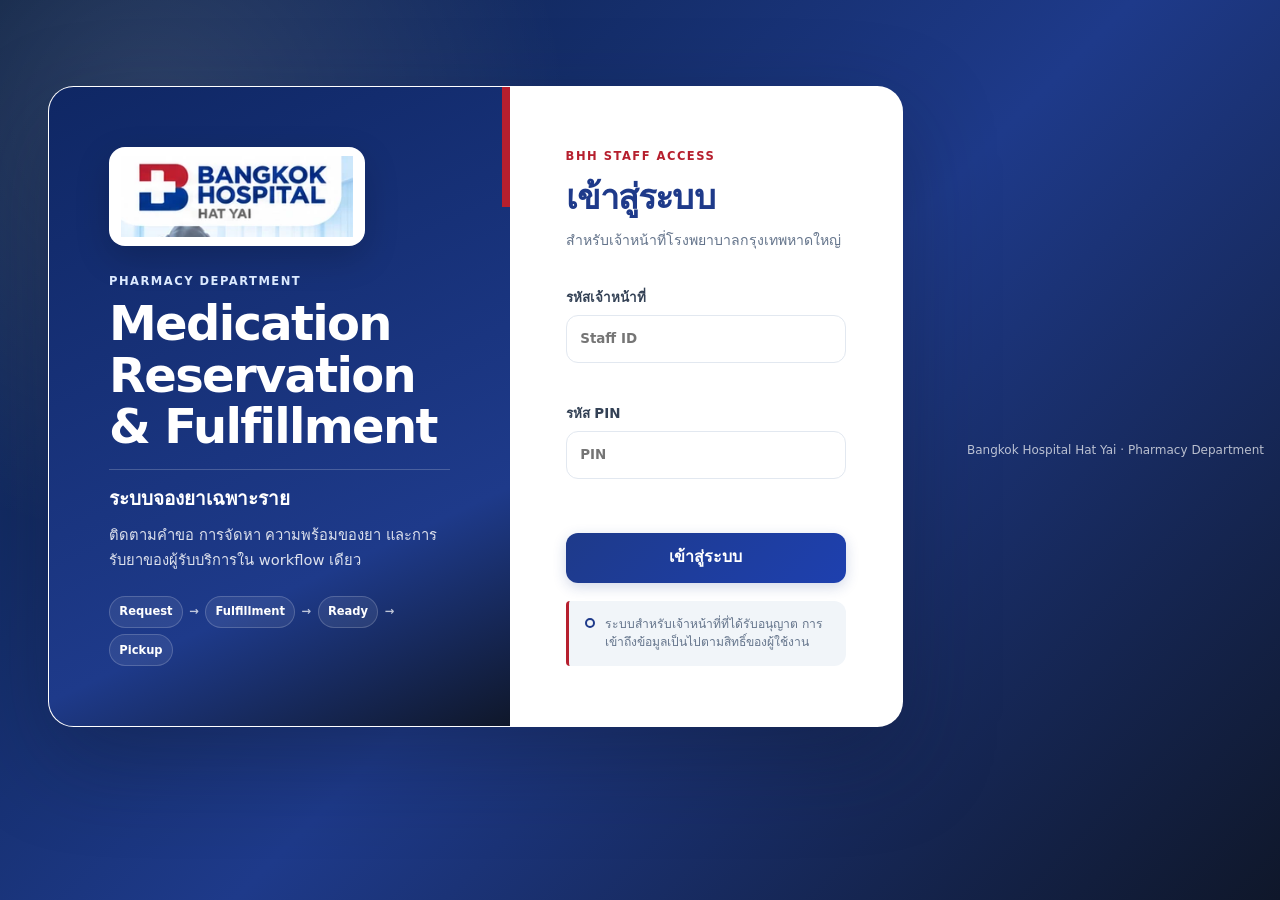
<file: index.html>
<!doctype html>
<html lang="th">
<head>
  <meta charset="utf-8">
  <meta name="viewport" content="width=device-width, initial-scale=1">
  <meta http-equiv="refresh" content="0; url=frontend/">
  <title>BHH Medication Reservation</title>
  <script>
    window.location.replace('frontend/');
  </script>
</head>
<body>
  <p>กำลังเปิด BHH Medication Reservation… <a href="frontend/">คลิกที่นี่หากหน้าเว็บไม่เปลี่ยนอัตโนมัติ</a></p>
</body>
</html>
</file>
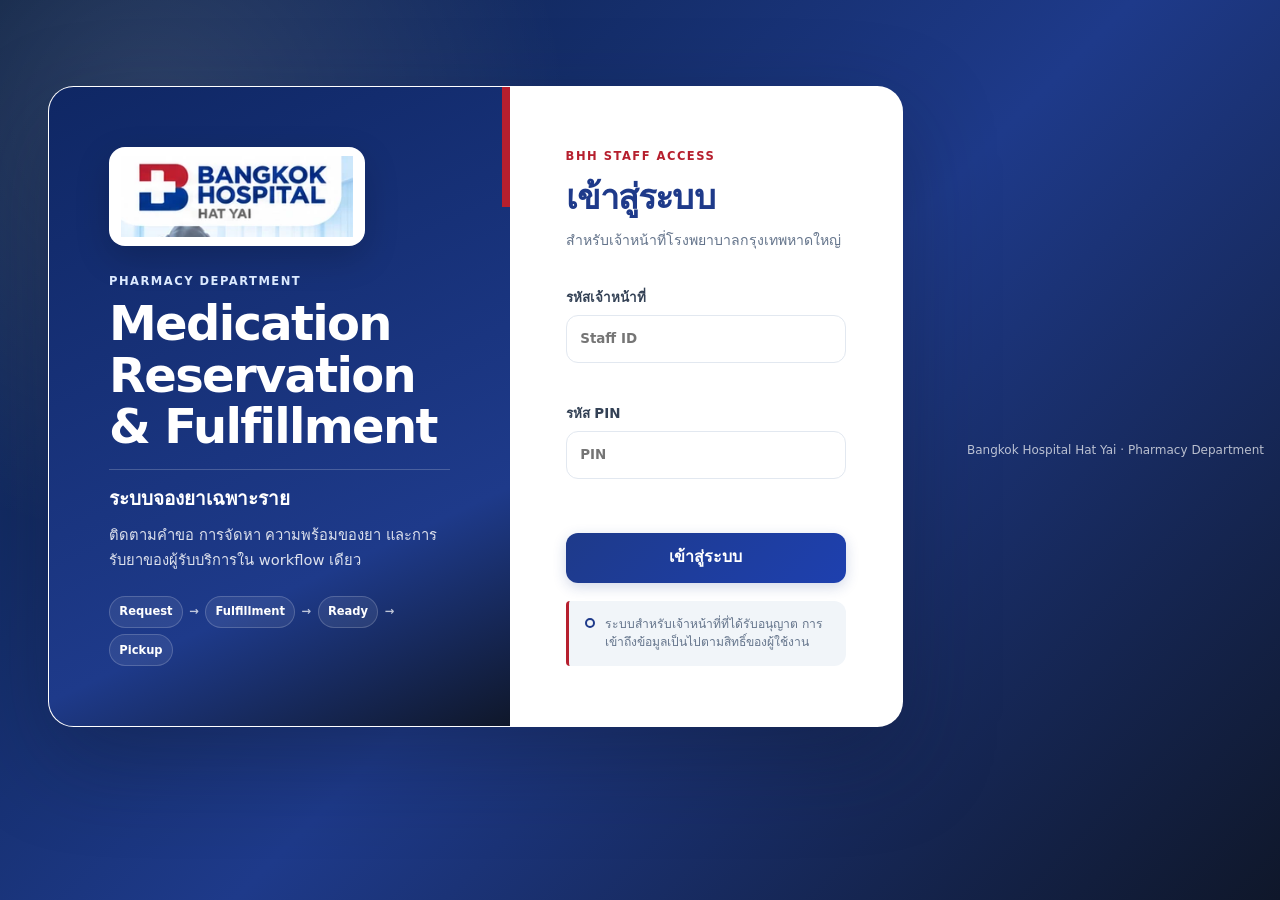
<file: frontend/index.html>
<!doctype html>
<html lang="th">
<head>
  <meta charset="utf-8">
  <meta name="viewport" content="width=device-width, initial-scale=1">
  <title>เข้าสู่ระบบ | BHH Medication Reservation</title>
  <link rel="stylesheet" href="css/main.css">
  <link rel="stylesheet" href="css/auth.css">
</head>
<body class="auth-page">
<a class="skip-link" href="#main-content">ข้ามไปเนื้อหาหลัก</a>
<main id="main-content" class="auth-layout" tabindex="-1">
  <div class="auth-shell">
    <section class="auth-brand-panel" aria-label="Bangkok Hospital Hat Yai Medication Reservation">
      <div class="auth-logo-card">
        <img class="auth-hospital-logo" src="assets/bhh-hatyai-logo.webp" alt="Bangkok Hospital Hat Yai">
      </div>
      <p class="auth-brand-kicker">PHARMACY DEPARTMENT</p>
      <h1>Medication Reservation <span>&amp; Fulfillment</span></h1>
      <p class="auth-thai-title">ระบบจองยาเฉพาะราย</p>
      <p class="auth-brand-copy">ติดตามคำขอ การจัดหา ความพร้อมของยา และการรับยาของผู้รับบริการใน workflow เดียว</p>
      <div class="auth-flow" aria-label="ขั้นตอนหลักของระบบ">
        <span>Request</span><b aria-hidden="true">→</b>
        <span>Fulfillment</span><b aria-hidden="true">→</b>
        <span>Ready</span><b aria-hidden="true">→</b>
        <span>Pickup</span>
      </div>
    </section>
    <section class="auth-panel" aria-labelledby="login-title">
      <p class="auth-panel-kicker">BHH STAFF ACCESS</p>
      <h2 id="login-title">เข้าสู่ระบบ</h2>
      <p class="subtitle">สำหรับเจ้าหน้าที่โรงพยาบาลกรุงเทพหาดใหญ่</p>
      <form id="login-form" novalidate>
        <div class="field"><label for="staff-id">รหัสเจ้าหน้าที่</label><input id="staff-id" name="staff-id" type="text" autocomplete="username" required aria-describedby="staff-id-error" placeholder="Staff ID"><span id="staff-id-error" data-field-error="staff-id" role="alert"></span></div>
        <div class="field"><label for="pin">รหัส PIN</label><input id="pin" name="pin" type="password" autocomplete="current-password" required aria-describedby="pin-error" placeholder="PIN"><span id="pin-error" data-field-error="pin" role="alert"></span></div>
        <button type="submit" class="auth-submit">เข้าสู่ระบบ</button>
      </form>
      <div class="auth-security-note"><span class="auth-lock" aria-hidden="true">●</span><span>ระบบสำหรับเจ้าหน้าที่ที่ได้รับอนุญาต การเข้าถึงข้อมูลเป็นไปตามสิทธิ์ของผู้ใช้งาน</span></div>
    </section>
  </div>
  <p id="page-loading" class="status-message auth-status" role="status" aria-live="polite" hidden></p>
  <p id="page-error" class="error-message auth-status" role="alert" aria-live="assertive"></p>
</main>
<footer class="auth-footer">Bangkok Hospital Hat Yai · Pharmacy Department</footer>
<div id="toast-region" role="status" aria-live="polite" hidden></div>
<script type="module" src="js/auth.js"></script>
</body>
</html>
</file>
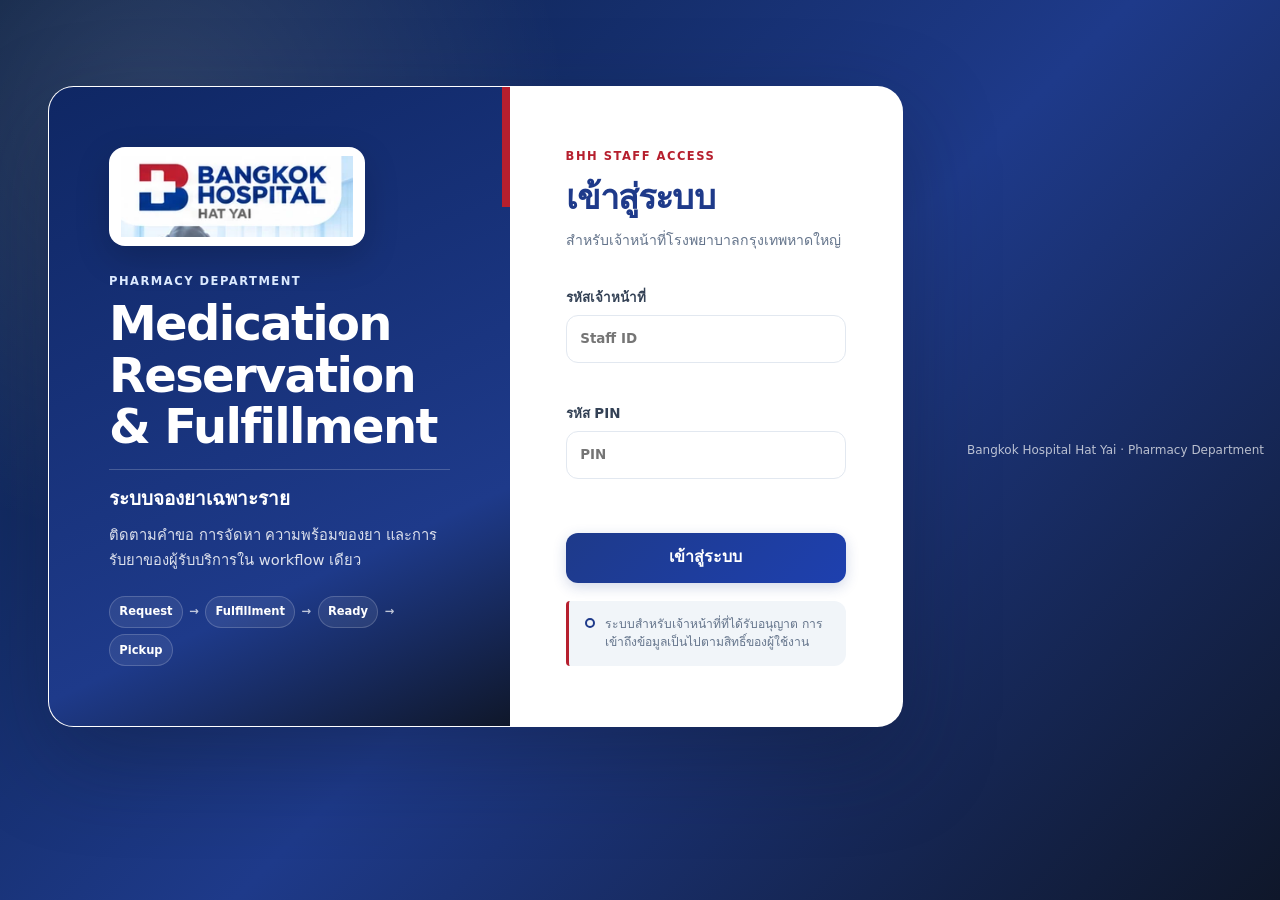
<file: frontend/admin-order-detail.html>
<!doctype html>
<html lang="th">
<head><meta charset="utf-8"><meta name="viewport" content="width=device-width, initial-scale=1"><title>จัดการคำขอ | BHH Medication Reservation</title><link rel="stylesheet" href="css/main.css"><link rel="stylesheet" href="css/order.css"><link rel="stylesheet" href="css/admin.css"></head>
<body data-requires-auth="true">
<a class="skip-link" href="#main-content">ข้ามไปเนื้อหาหลัก</a>
<header class="site-header"><div class="header-inner">
  <a class="brand" href="dashboard.html"><img class="brand-logo" src="assets/bhh-hatyai-logo.webp" alt="Bangkok Hospital Hat Yai"><span class="brand-fallback" hidden>BHH Medication Reservation</span><span>BHH Medication Reservation</span></a>
  <nav class="site-nav" aria-label="เมนูหลัก">
    <a href="dashboard.html">คิวงาน</a>
    <a href="new-order.html">สร้างคำขอ</a>
    <a aria-current="page" href="admin.html" data-admin-only>ศูนย์เภสัชกรรม</a>
    <button type="button" class="secondary" data-action="logout">ออกจากระบบ</button>
  </nav>
  <div class="identity" aria-label="ข้อมูลผู้ใช้"><span id="identity-name">—</span><span id="identity-staff-id">—</span><span id="identity-department">—</span><span id="identity-role">—</span></div>
</div></header>
<main id="main-content" tabindex="-1">
<section id="admin-order-detail" class="panel">
  <div class="page-hero"><div><p class="eyebrow">Pharmacy Fulfillment</p><h1 class="page-title">จัดการคำขอจองยา</h1><p class="page-subtitle">ตรวจสอบรายการที่ขอ บันทึกการจัดหา/รับยา และแจ้งพร้อมรับยา</p></div></div>
  <div id="admin-order-summary" aria-live="polite"></div>
  <section id="requested-items-section" class="section-card"><div class="section-head"><div><h2>รายการยาที่ขอ</h2><p>ข้อมูลจากคำขอของหน่วยงาน</p></div></div><ul id="requested-items-list" class="requested-items-list plain-list"></ul></section>
  <section id="cancellation-decision" class="section-card" aria-labelledby="cancellation-decision-heading" hidden><h2 id="cancellation-decision-heading">พิจารณาคำขอยกเลิก</h2><label for="cancellation-decision-reason">เหตุผลประกอบการตัดสินใจ</label><textarea id="cancellation-decision-reason" maxlength="1000"></textarea><div class="form-actions"><button id="approve-cancellation" type="button" class="danger">อนุมัติการยกเลิก</button><button id="reject-cancellation" class="secondary" type="button">ปฏิเสธและคืนสถานะเดิม</button></div><p id="cancellation-decision-result" role="status" aria-live="polite"></p></section>
  <section id="order-purchasing-section" class="section-card" aria-labelledby="purchasing-heading" hidden><div class="section-head"><div><h2 id="purchasing-heading">การจัดหา / สั่งซื้อ</h2><p>บันทึกเมื่อดำเนินการสั่งหรือจัดหายาแล้ว เพื่อให้ workflow แสดงว่ากำลังรอยา</p></div></div><button id="mark-order-purchased" type="button">บันทึกว่าดำเนินการจัดหาแล้ว</button><p id="purchased-result" role="status" aria-live="polite"></p></section>
  <section class="section-card"><div class="section-head"><div><h2>บันทึกการรับยา</h2><p>บันทึกจำนวน วันที่รับ และหมายเหตุของแต่ละรายการ</p></div></div><form id="received-items-form" class="workflow-form" novalidate><div id="received-items" class="received-items"></div><button type="submit">บันทึกการรับยา</button></form></section>
  <section class="section-card admin-email-section" aria-labelledby="email-heading"><div class="section-head"><div><h2 id="email-heading">แจ้งพร้อมรับยา</h2><p>ส่งได้เมื่อคำขอมีสถานะรับยาครบแล้ว</p></div></div><button id="send-order-email" type="button">ส่งอีเมลแจ้งพร้อมรับยา</button><p id="email-result" role="status" aria-live="polite"></p></section>
</section>
<p id="page-loading" class="status-message" role="status" aria-live="polite" hidden></p><p id="page-error" class="error-message" role="alert" aria-live="assertive"></p>
</main>
<footer class="site-footer">Bangkok Hospital Hat Yai · Medication Reservation & Fulfillment</footer><div id="toast-region" role="status" aria-live="polite" hidden></div><script type="module" src="js/auth.js"></script><script type="module" src="js/admin.js"></script>
</body></html>
</file>
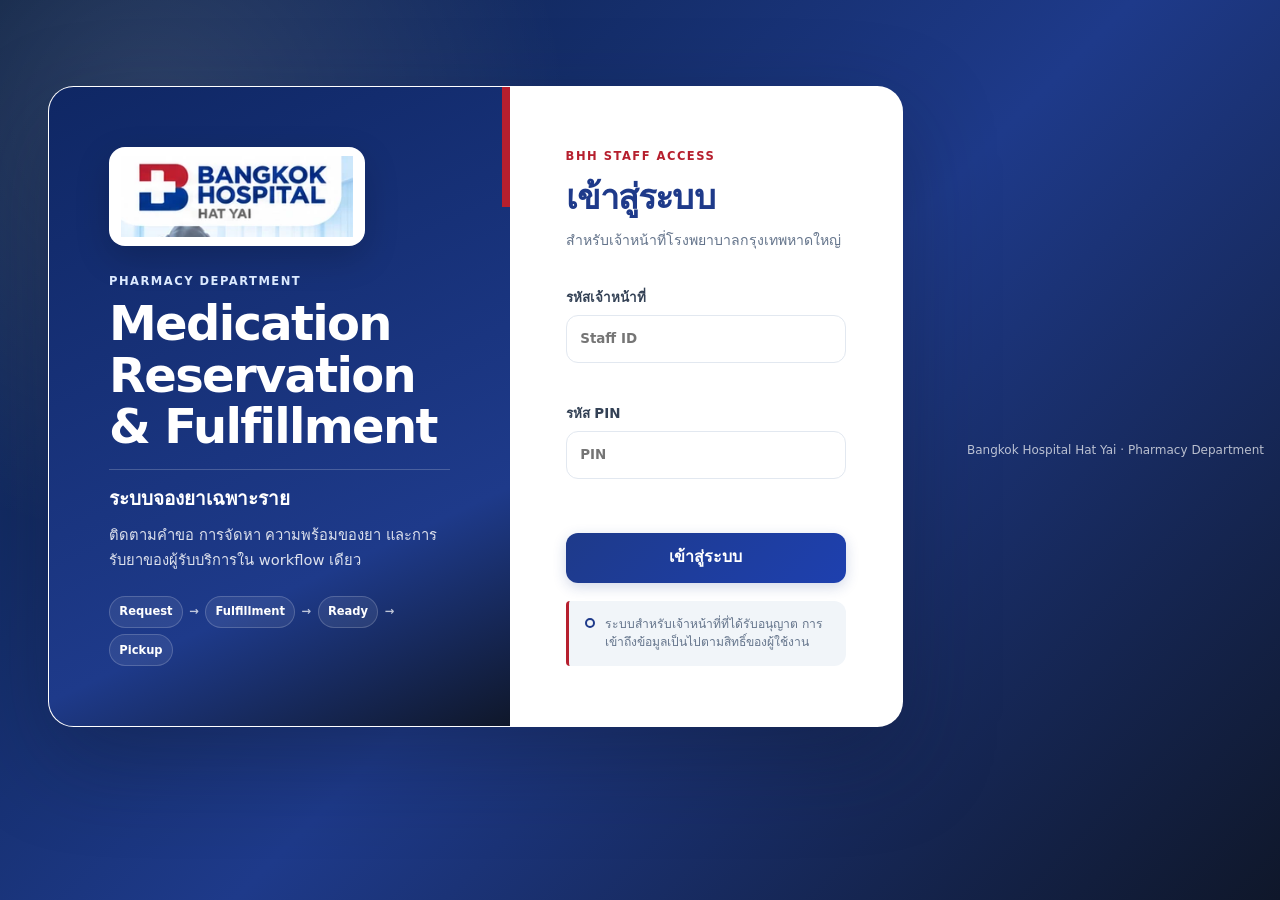
<file: frontend/admin.html>
<!doctype html>
<html lang="th">
<head><meta charset="utf-8"><meta name="viewport" content="width=device-width, initial-scale=1"><title>ศูนย์เภสัชกรรม | BHH Medication Reservation</title><link rel="stylesheet" href="css/main.css"><link rel="stylesheet" href="css/admin.css"></head>
<body data-requires-auth="true">
<a class="skip-link" href="#main-content">ข้ามไปเนื้อหาหลัก</a>
<header class="site-header"><div class="header-inner">
  <a class="brand" href="dashboard.html"><img class="brand-logo" src="assets/bhh-hatyai-logo.webp" alt="Bangkok Hospital Hat Yai"><span class="brand-fallback" hidden>BHH Medication Reservation</span><span>BHH Medication Reservation</span></a>
  <nav class="site-nav" aria-label="เมนูหลัก">
    <a href="dashboard.html">คิวงาน</a>
    <a href="new-order.html">สร้างคำขอ</a>
    <a aria-current="page" href="admin.html" data-admin-only>ศูนย์เภสัชกรรม</a>
    <button type="button" class="secondary" data-action="logout">ออกจากระบบ</button>
  </nav>
  <div class="identity" aria-label="ข้อมูลผู้ใช้"><span id="identity-name">—</span><span id="identity-staff-id">—</span><span id="identity-department">—</span><span id="identity-role">—</span></div>
</div></header>
<main id="main-content" tabindex="-1">
  <div class="page-hero"><div><p class="eyebrow">Pharmacy Operations</p><h1 class="page-title">ศูนย์ปฏิบัติการเภสัชกรรม</h1><p class="page-subtitle">ติดตามคำขอจากทุกหน่วยงาน บันทึกการจัดหา/รับยา และจัดการสิทธิ์ผู้ใช้งาน</p></div></div>
  <div class="admin-tabs" role="tablist">
    <button type="button" class="tab-button active" id="tab-orders" role="tab" aria-selected="true" aria-controls="admin-orders-panel">คิวงานทั้งหมด</button>
    <button type="button" class="tab-button" id="tab-users" role="tab" aria-selected="false" aria-controls="admin-users-panel">ผู้ใช้งานและสิทธิ์</button>
  </div>

  <section id="admin-orders-panel" role="tabpanel" aria-labelledby="tab-orders" class="panel">
    <div class="section-head"><div><h2>คำขอจากทุกหน่วยงาน</h2><p>เลือกคำขอเพื่อบันทึกการสั่ง/จัดหา การรับยา หรือพิจารณาคำขอยกเลิก</p></div></div>
    <label class="admin-filter" for="admin-department">กรองหน่วยงาน<input id="admin-department" name="department" autocomplete="off" placeholder="รหัสหน่วยงาน"></label>
    <div class="table-wrap"><table class="orders-table"><caption>คำขอที่ผ่านตัวกรอง</caption><thead><tr><th scope="col">เลขที่คำขอ</th><th scope="col">หน่วยงาน</th><th scope="col">สถานะ</th><th scope="col">วันที่ต้องการรับยา</th><th scope="col">รายการ</th></tr></thead><tbody id="admin-orders"></tbody></table></div>
  </section>

  <section id="admin-users-panel" role="tabpanel" aria-labelledby="tab-users" class="panel" hidden>
    <div class="panel-header"><div><h2 class="page-title">ผู้ใช้งานและสิทธิ์</h2><p class="page-subtitle">ใช้สำหรับดูแลบัญชีระบบ ไม่ใช่ workflow การจองยา</p></div><button type="button" id="btn-open-create-user">+ เพิ่มผู้ใช้งาน</button></div>
    <div class="filter-row"><label for="user-search">ค้นหาผู้ใช้<input id="user-search" type="search" placeholder="รหัส / ชื่อ / แผนก / อีเมล"></label></div>
    <div class="table-wrap"><table class="orders-table"><caption>รายชื่อผู้ใช้งานทั้งหมด</caption><thead><tr><th scope="col">รหัสพนักงาน</th><th scope="col">ชื่อ-นามสกุล</th><th scope="col">หน่วยงาน</th><th scope="col">อีเมล</th><th scope="col">สิทธิ์</th><th scope="col">สถานะ</th><th scope="col">จัดการ</th></tr></thead><tbody id="admin-users-tbody"></tbody></table></div>
  </section>

  <dialog id="modal-create-user" class="app-modal"><form id="form-create-user" class="modal-form"><h3>เพิ่มผู้ใช้งานใหม่</h3><label>รหัสพนักงาน<input name="staffId" required placeholder="เช่น 00123"></label><label>ชื่อ-นามสกุล<input name="fullName" required></label><label>แผนก/หน่วยงาน<input name="department" required></label><label>อีเมล<input name="email" type="email"></label><label>สิทธิ์การใช้งาน<select name="role"><option value="REQUESTER">REQUESTER (เจ้าหน้าที่ผู้ขอใช้ยา)</option><option value="PHARMACY_OPERATOR">PHARMACY_OPERATOR (เภสัชกร/เจ้าหน้าที่ปฏิบัติการ)</option><option value="PHARMACY_MANAGER">PHARMACY_MANAGER (ผู้จัดการงานเภสัชกรรม)</option><option value="SYSTEM_ADMIN">SYSTEM_ADMIN (ผู้ดูแลระบบ)</option><option value="REPORT_VIEWER">REPORT_VIEWER (ผู้ดูรายงาน)</option></select></label><label>PIN เริ่มต้น<input name="pin" type="password" required minlength="8"></label><p class="error-text" id="create-user-error"></p><div class="modal-actions"><button type="submit">เพิ่มผู้ใช้งาน</button><button type="button" id="btn-cancel-create-user" class="secondary">ยกเลิก</button></div></form></dialog>
  <dialog id="modal-reset-pin" class="app-modal"><form id="form-reset-pin" class="modal-form"><h3>รีเซ็ต PIN</h3><p>ผู้ใช้งาน: <strong id="reset-target-name">—</strong> (<span id="reset-target-id">—</span>)</p><input type="hidden" name="staffId" id="reset-target-staffid-input"><label>PIN ใหม่<input name="newPin" type="password" required minlength="8"></label><p class="error-text" id="reset-pin-error"></p><div class="modal-actions"><button type="submit">บันทึก PIN ใหม่</button><button type="button" id="btn-cancel-reset-pin" class="secondary">ยกเลิก</button></div></form></dialog>
  <p id="page-loading" class="status-message" role="status" aria-live="polite" hidden></p><p id="page-error" class="error-message" role="alert" aria-live="assertive"></p>
</main>
<footer class="site-footer">Bangkok Hospital Hat Yai · Medication Reservation & Fulfillment</footer><div id="toast-region" role="status" aria-live="polite" hidden></div><script type="module" src="js/auth.js"></script><script type="module" src="js/admin.js"></script>
</body></html>
</file>
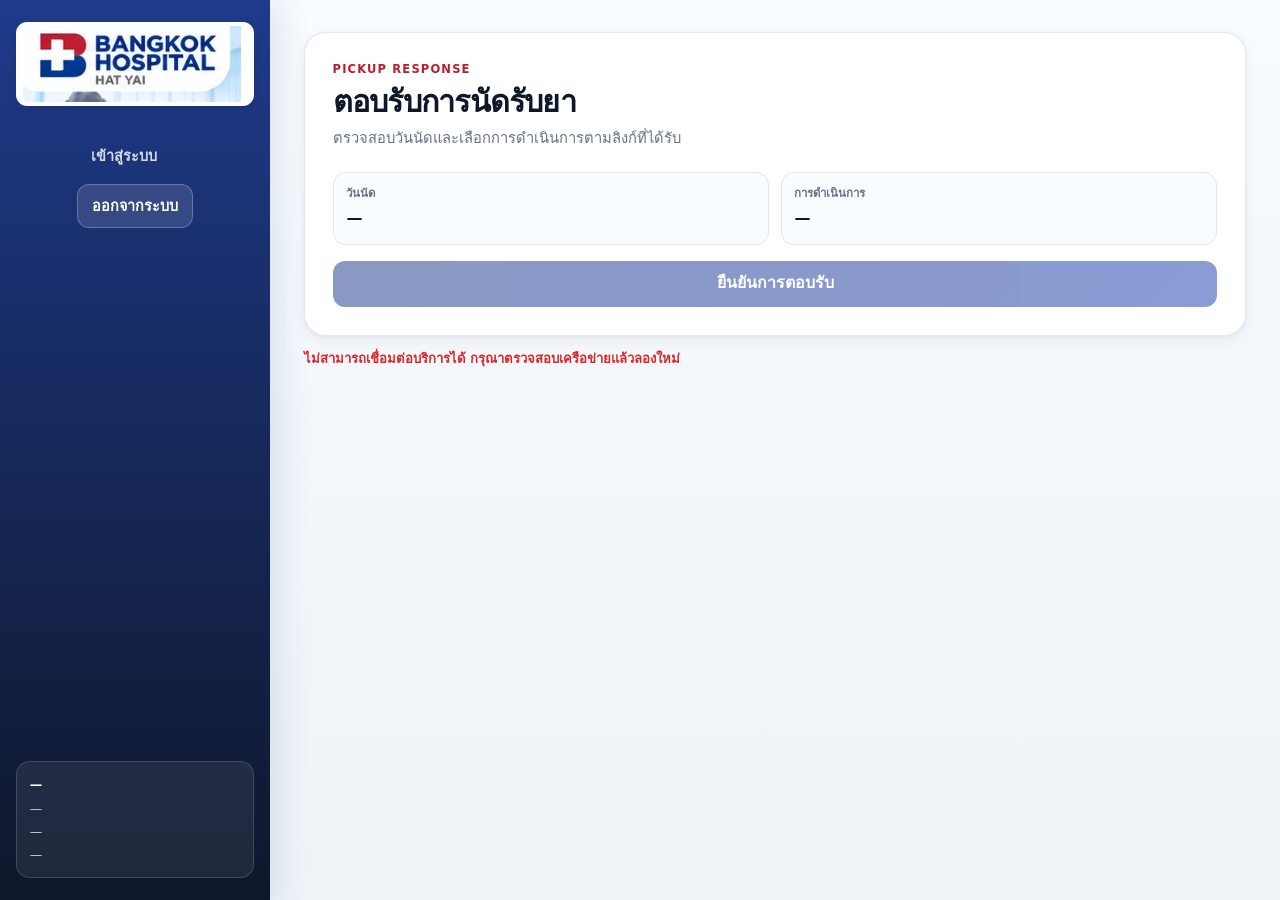
<file: frontend/appointment-action.html>
<!doctype html>
<html lang="th"><head><meta charset="utf-8"><meta name="viewport" content="width=device-width, initial-scale=1"><title>ตอบรับการนัด | BHH Medication Reservation</title><link rel="stylesheet" href="css/main.css"><link rel="stylesheet" href="css/admin.css"></head>
<body>
<a class="skip-link" href="#main-content">ข้ามไปเนื้อหาหลัก</a>
<header class="site-header"><div class="header-inner">
  <a class="brand" href="index.html"><img class="brand-logo" src="assets/bhh-hatyai-logo.webp" alt="Bangkok Hospital Hat Yai"><span class="brand-fallback" hidden>BHH Medication Reservation</span><span>BHH Medication Reservation</span></a>
  <nav class="site-nav" aria-label="เมนูหลัก"><a href="login.html">เข้าสู่ระบบ</a><button type="button" class="secondary" data-action="logout">ออกจากระบบ</button></nav>
  <div class="identity" aria-label="ข้อมูลผู้ใช้"><span id="identity-name">—</span><span id="identity-staff-id">—</span><span id="identity-department">—</span><span id="identity-role">—</span></div>
</div></header>
<main id="main-content" tabindex="-1">
  <section id="appointment-action" class="panel">
    <div class="page-hero"><div><p class="eyebrow">Pickup Response</p><h1 class="page-title">ตอบรับการนัดรับยา</h1><p class="page-subtitle">ตรวจสอบวันนัดและเลือกการดำเนินการตามลิงก์ที่ได้รับ</p></div></div>
    <dl class="appointment-preview"><div><dt>วันนัด</dt><dd id="appointment-date">—</dd></div><div><dt>การดำเนินการ</dt><dd id="appointment-mode">—</dd></div></dl>
    <form id="appointment-action-form" class="workflow-form" novalidate><div data-no-show-fields hidden><label for="no-show-reason">เหตุผลที่ไม่มาตามนัด<select id="no-show-reason" name="reasonCode" disabled></select></label><span data-field-error="reasonCode" role="alert"></span><label for="no-show-detail">รายละเอียดเพิ่มเติม<input id="no-show-detail" name="reasonDetail" maxlength="1000"></label><span data-field-error="reasonDetail" role="alert"></span></div><button type="submit">ยืนยันการตอบรับ</button></form>
  </section>
  <p id="page-loading" class="status-message" role="status" aria-live="polite" hidden></p><p id="page-error" class="error-message" role="alert" aria-live="assertive"></p>
</main>
<footer class="site-footer">Bangkok Hospital Hat Yai · Medication Reservation & Fulfillment</footer><div id="toast-region" role="status" aria-live="polite" hidden></div><script type="module" src="js/auth.js"></script><script type="module" src="js/appointment-action.js"></script>
</body></html>
</file>
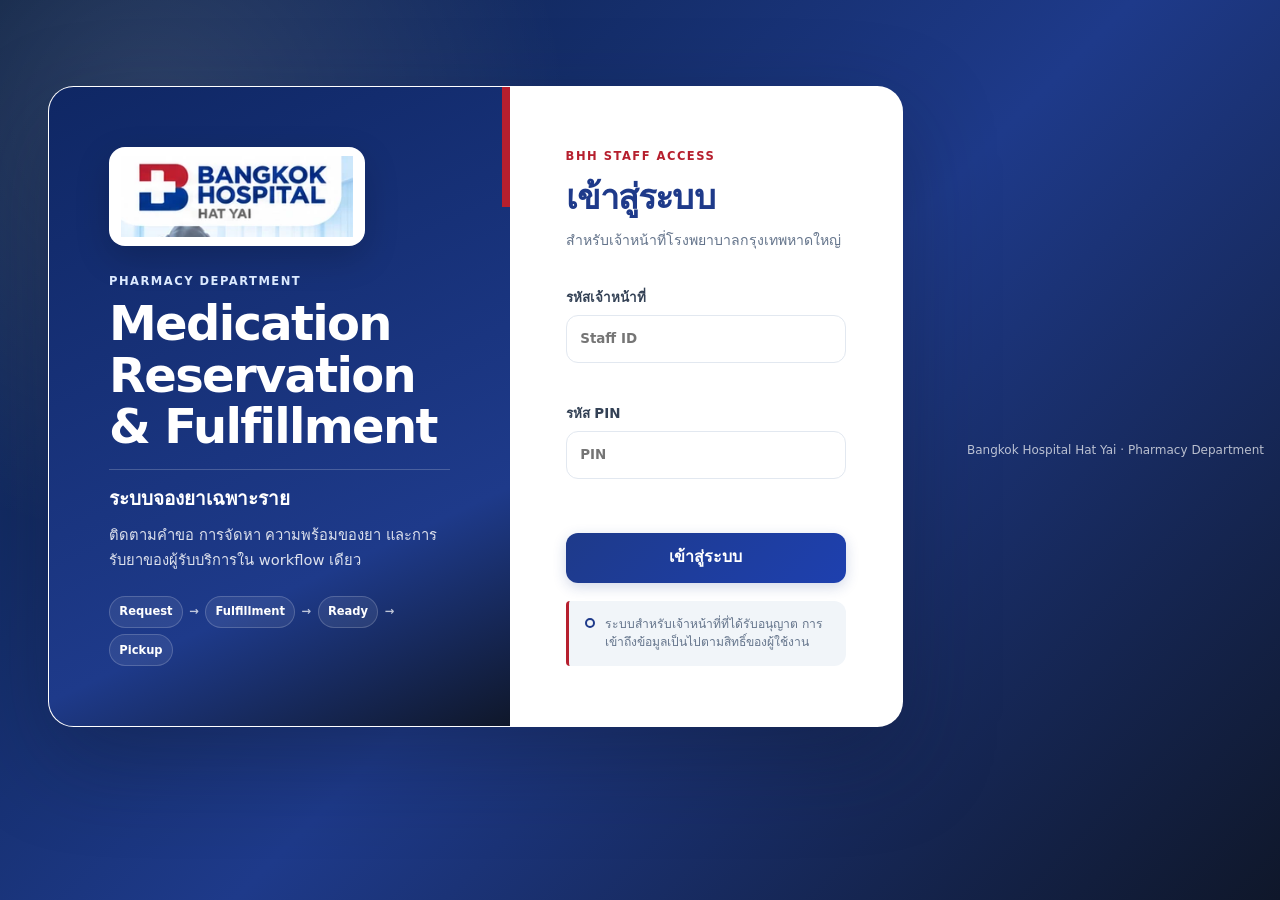
<file: frontend/dashboard.html>
<!doctype html>
<html lang="th">
<head><meta charset="utf-8"><meta name="viewport" content="width=device-width, initial-scale=1"><title>คิวงานจองยา | BHH Medication Reservation</title><link rel="stylesheet" href="css/main.css"><link rel="stylesheet" href="css/dashboard.css"></head>
<body data-requires-auth="true">
<a class="skip-link" href="#main-content">ข้ามไปเนื้อหาหลัก</a>
<header class="site-header"><div class="header-inner">
  <a class="brand" href="dashboard.html"><img class="brand-logo" src="assets/bhh-hatyai-logo.webp" alt="Bangkok Hospital Hat Yai"><span class="brand-fallback" hidden>BHH Medication Reservation</span><span>BHH Medication Reservation</span></a>
  <nav class="site-nav" aria-label="เมนูหลัก">
    <a aria-current="page" href="dashboard.html">คิวงาน</a>
    <a href="new-order.html" data-v2-pending>สร้างคำขอ</a>
    <a href="admin.html" data-admin-only>ศูนย์เภสัชกรรม</a>
    <button type="button" class="secondary" data-action="logout">ออกจากระบบ</button>
  </nav>
  <div class="identity" aria-label="ข้อมูลผู้ใช้"><span id="identity-name">—</span><span id="identity-staff-id">—</span><span id="identity-department">—</span><span id="identity-role">—</span></div>
</div></header>
<main id="main-content" tabindex="-1">
  <section id="staff-dashboard" class="panel">
    <div class="page-hero">
      <div><p class="eyebrow">Medication Reservation & Fulfillment</p><h1 class="page-title">คิวงานจองยาเฉพาะราย</h1><p class="page-subtitle">ติดตามคำขอตั้งแต่รับคำขอ จัดหา/รอยา ยาพร้อม จนถึงการรับยา โดยแสดงสถานะเป็นภาษางานที่เข้าใจง่าย</p></div>
      <div class="page-hero-actions" data-v2-pending><a href="new-order.html"><button type="button" class="accent">+ สร้างคำขอใหม่</button></a></div>
    </div>

    <div id="dashboard-counts" class="dashboard-counts" aria-label="สรุปคิวงาน"></div>

    <div class="dashboard-controls">
      <label>ค้นหาเลขที่คำขอ<input id="dashboard-search" type="search" autocomplete="off" placeholder="พิมพ์เลขที่คำขอ"></label>
      <label>สถานะ<select id="dashboard-status"><option value="">ทุกสถานะ</option></select></label>
    </div>

    <div class="section-head"><div><h2>รายการล่าสุด</h2><p>เลือกเลขที่คำขอเพื่อดูรายละเอียด รายการยา และประวัติการเปลี่ยนแปลง</p></div></div>
    <div class="table-wrap"><table class="orders-table"><caption>คำขอจองยาล่าสุด</caption><thead><tr><th scope="col">เลขที่คำขอ</th><th scope="col">หอผู้ป่วย / คลินิก</th><th scope="col">สถานะ</th><th scope="col">วันที่ต้องการรับยา</th><th scope="col">ความสำคัญ</th><th scope="col">รายการ</th><th scope="col">สร้างเมื่อ</th></tr></thead><tbody id="dashboard-orders"></tbody></table></div>
    <nav class="pagination" aria-label="แบ่งหน้า"><button id="dashboard-previous" type="button" class="secondary">ก่อนหน้า</button><span id="dashboard-page" aria-live="polite">หน้า 1</span><button id="dashboard-next" type="button" class="secondary">ถัดไป</button></nav>
  </section>
  <p id="page-loading" class="status-message" role="status" aria-live="polite" hidden></p><p id="page-error" class="error-message" role="alert" aria-live="assertive"></p>
</main>
<footer class="site-footer">Bangkok Hospital Hat Yai · Medication Reservation & Fulfillment</footer><div id="toast-region" role="status" aria-live="polite" hidden></div><script type="module" src="js/auth.js"></script><script type="module" src="js/dashboard.js"></script>
</body></html>
</file>
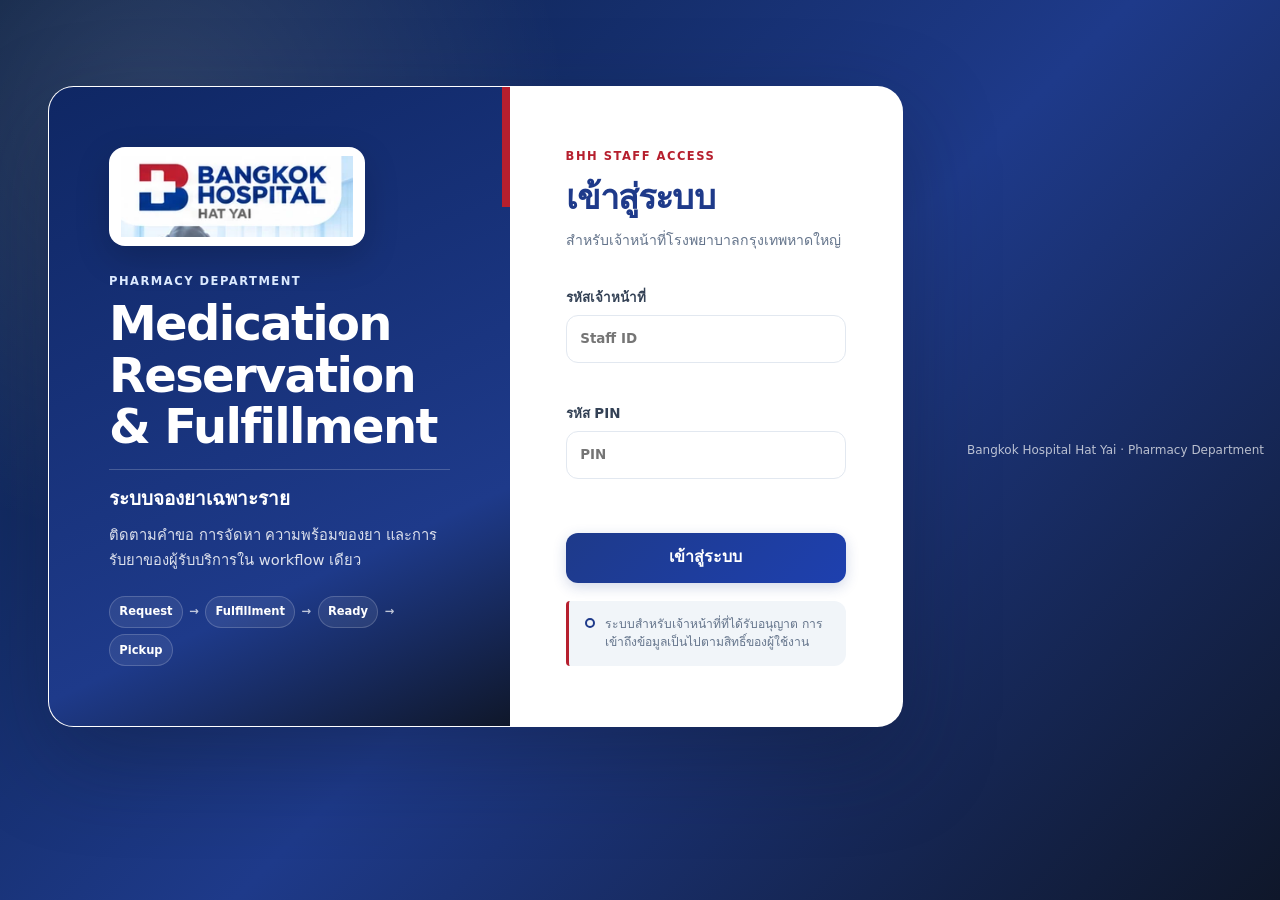
<file: frontend/edit-order.html>
<!doctype html><html lang="th"><head><meta charset="utf-8"><meta name="viewport" content="width=device-width, initial-scale=1"><title>แก้ไขคำขอ | BHH Medication Reservation</title><link rel="stylesheet" href="css/main.css"><link rel="stylesheet" href="css/forms.css"><link rel="stylesheet" href="css/order.css"></head><body data-requires-auth="true"><a class="skip-link" href="#main-content">ข้ามไปเนื้อหาหลัก</a>
<header class="site-header"><div class="header-inner"><a class="brand" href="dashboard.html"><img class="brand-logo" src="assets/bhh-hatyai-logo.webp" alt="Bangkok Hospital Hat Yai"><span class="brand-fallback" hidden>BHH Medication Reservation</span><span>BHH Medication Reservation</span></a><nav class="site-nav" aria-label="เมนูหลัก"><a href="dashboard.html">คิวงาน</a><a href="new-order.html">สร้างคำขอ</a><a href="admin.html" data-admin-only>ศูนย์เภสัชกรรม</a><button type="button" class="secondary" data-action="logout">ออกจากระบบ</button></nav><div class="identity" aria-label="ข้อมูลผู้ใช้"><span id="identity-name">—</span><span id="identity-staff-id">—</span><span id="identity-department">—</span><span id="identity-role">—</span></div></div></header><main id="main-content" tabindex="-1"><section class="panel"><div class="page-hero"><div><p class="eyebrow">Edit Reservation</p><h1 class="page-title">แก้ไขคำขอจองยา</h1><p class="page-subtitle">แก้ไขเฉพาะข้อมูลที่จำเป็น ระบบจะตรวจสอบ version ก่อนบันทึกเพื่อป้องกันการเขียนทับข้อมูลล่าสุด</p></div></div><aside id="version-conflict" class="conflict-message" role="alert" hidden><p></p><button type="button" class="secondary">โหลดข้อมูลล่าสุด</button></aside><form id="edit-order-form" class="workflow-form" novalidate><fieldset><legend>ข้อมูลคำขอ</legend><div class="form-grid"><label>HN<input name="HN" inputmode="numeric" autocomplete="off" required><span data-field-error="HN" role="alert"></span></label><label>ชื่อผู้รับบริการ<input name="PatientName" autocomplete="off" required><span data-field-error="PatientName" role="alert"></span></label><label>หอผู้ป่วย / คลินิก<input name="WardClinic" autocomplete="off"></label><label>โทรศัพท์ผู้ติดต่อ<input name="RequesterPhone" type="tel" autocomplete="tel"></label><label>วันที่ต้องการรับยา<input name="RequiredDate" type="date" required><span data-field-error="RequiredDate" role="alert"></span></label><label>ความสำคัญ<select name="Priority"></select><span data-field-error="Priority" role="alert"></span></label></div></fieldset><fieldset><legend>รายการยา</legend><div data-medication-items class="medication-items"></div><button type="button" class="secondary" data-add-medication>+ เพิ่มรายการยา</button><span data-field-error="Items" role="alert"></span></fieldset><div class="form-actions"><button type="submit">บันทึกการแก้ไข</button><a href="dashboard.html">กลับคิวงาน</a></div></form></section><p id="page-loading" class="status-message" role="status" aria-live="polite" hidden></p><p id="page-error" class="error-message" role="alert" aria-live="assertive"></p></main><footer class="site-footer">Bangkok Hospital Hat Yai · Medication Reservation & Fulfillment</footer><div id="toast-region" role="status" aria-live="polite" hidden></div><script type="module" src="js/auth.js"></script><script type="module" src="js/edit-order.js"></script></body></html>
</file>
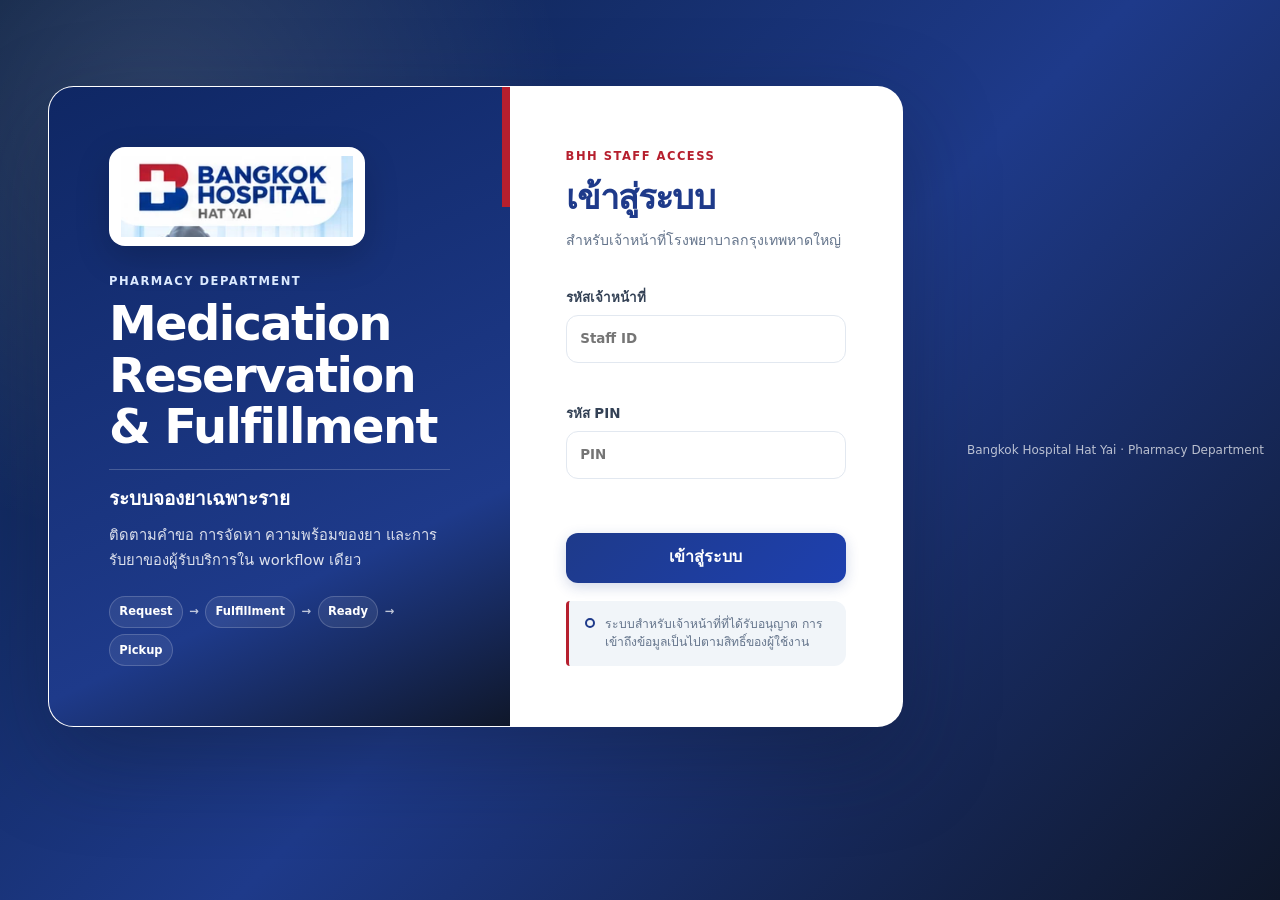
<file: frontend/new-order.html>
<!doctype html>
<html lang="th">
<head><meta charset="utf-8"><meta name="viewport" content="width=device-width, initial-scale=1"><title>สร้างคำขอ | BHH Medication Reservation</title><link rel="stylesheet" href="css/main.css"><link rel="stylesheet" href="css/forms.css"></head>
<body data-requires-auth="true">
<a class="skip-link" href="#main-content">ข้ามไปเนื้อหาหลัก</a>
<header class="site-header"><div class="header-inner">
  <a class="brand" href="dashboard.html"><img class="brand-logo" src="assets/bhh-hatyai-logo.webp" alt="Bangkok Hospital Hat Yai"><span class="brand-fallback" hidden>BHH Medication Reservation</span><span>BHH Medication Reservation</span></a>
  <nav class="site-nav" aria-label="เมนูหลัก">
    <a href="dashboard.html">คิวงาน</a>
    <a aria-current="page" href="new-order.html">สร้างคำขอ</a>
    <a href="admin.html" data-admin-only>ศูนย์เภสัชกรรม</a>
    <button type="button" class="secondary" data-action="logout">ออกจากระบบ</button>
  </nav>
  <div class="identity" aria-label="ข้อมูลผู้ใช้"><span id="identity-name">—</span><span id="identity-staff-id">—</span><span id="identity-department">—</span><span id="identity-role">—</span></div>
</div></header>
<main id="main-content" tabindex="-1">
<section class="panel">
  <div class="page-hero"><div><p class="eyebrow">New Reservation Request</p><h1 class="page-title">สร้างคำขอจองยาเฉพาะราย</h1><p class="page-subtitle">กรอกข้อมูลผู้รับบริการ วันที่ต้องการรับยา และรายการยา ระบบจะผูกผู้ขอกับบัญชีที่เข้าสู่ระบบโดยอัตโนมัติ</p></div></div>
  <form id="order-form" class="workflow-form" novalidate>
    <fieldset><legend>1. ข้อมูลผู้รับบริการและผู้ติดต่อ</legend>
      <div class="form-grid">
        <label>HN<input name="HN" inputmode="numeric" autocomplete="off" required placeholder="07-XX-XXXXXX"><span class="field-help">รูปแบบ 07-XX-XXXXXX</span><span data-field-error="HN" role="alert"></span></label>
        <label>ชื่อผู้รับบริการ<input name="PatientName" autocomplete="off" required><span data-field-error="PatientName" role="alert"></span></label>
        <label>หอผู้ป่วย / คลินิก<input name="WardClinic" autocomplete="off" placeholder="เช่น OPD Oncology"></label>
        <label>โทรศัพท์ผู้ติดต่อ<input name="RequesterPhone" type="tel" autocomplete="tel"><span class="field-help">เบอร์ติดต่อของผู้ประสานงานสำหรับคำขอนี้</span></label>
      </div>
    </fieldset>
    <fieldset><legend>2. ความต้องการและกำหนดรับยา</legend>
      <div class="form-grid">
        <label>วันที่ต้องการรับยา<input name="RequiredDate" type="date" required><span class="field-help">วันที่ต้องการให้กระบวนการจัดหายาแล้วเสร็จ/พร้อมรับตาม workflow ปัจจุบัน</span><span data-field-error="RequiredDate" role="alert"></span></label>
        <label>ความสำคัญ<select name="Priority"></select><span data-field-error="Priority" role="alert"></span></label>
      </div>
    </fieldset>
    <fieldset><legend>3. รายการยา</legend>
      <p class="form-section-note">สามารถเพิ่มหลายรายการในคำขอเดียวกันได้ โปรดตรวจสอบชื่อยา ความแรง จำนวน และแพทย์ผู้สั่งใช้ก่อนส่ง</p>
      <div data-medication-items class="medication-items"></div>
      <button type="button" class="secondary" data-add-medication>+ เพิ่มรายการยา</button><span data-field-error="Items" role="alert"></span>
    </fieldset>
    <div class="form-actions"><button type="submit">ส่งคำขอจองยา</button><a href="dashboard.html">กลับคิวงาน</a></div>
  </form>
</section>
<p id="page-loading" class="status-message" role="status" aria-live="polite" hidden></p><p id="page-error" class="error-message" role="alert" aria-live="assertive"></p>
</main>
<footer class="site-footer">Bangkok Hospital Hat Yai · Medication Reservation & Fulfillment</footer><div id="toast-region" role="status" aria-live="polite" hidden></div><script type="module" src="js/auth.js"></script><script type="module" src="js/order-form.js"></script>
</body></html>
</file>
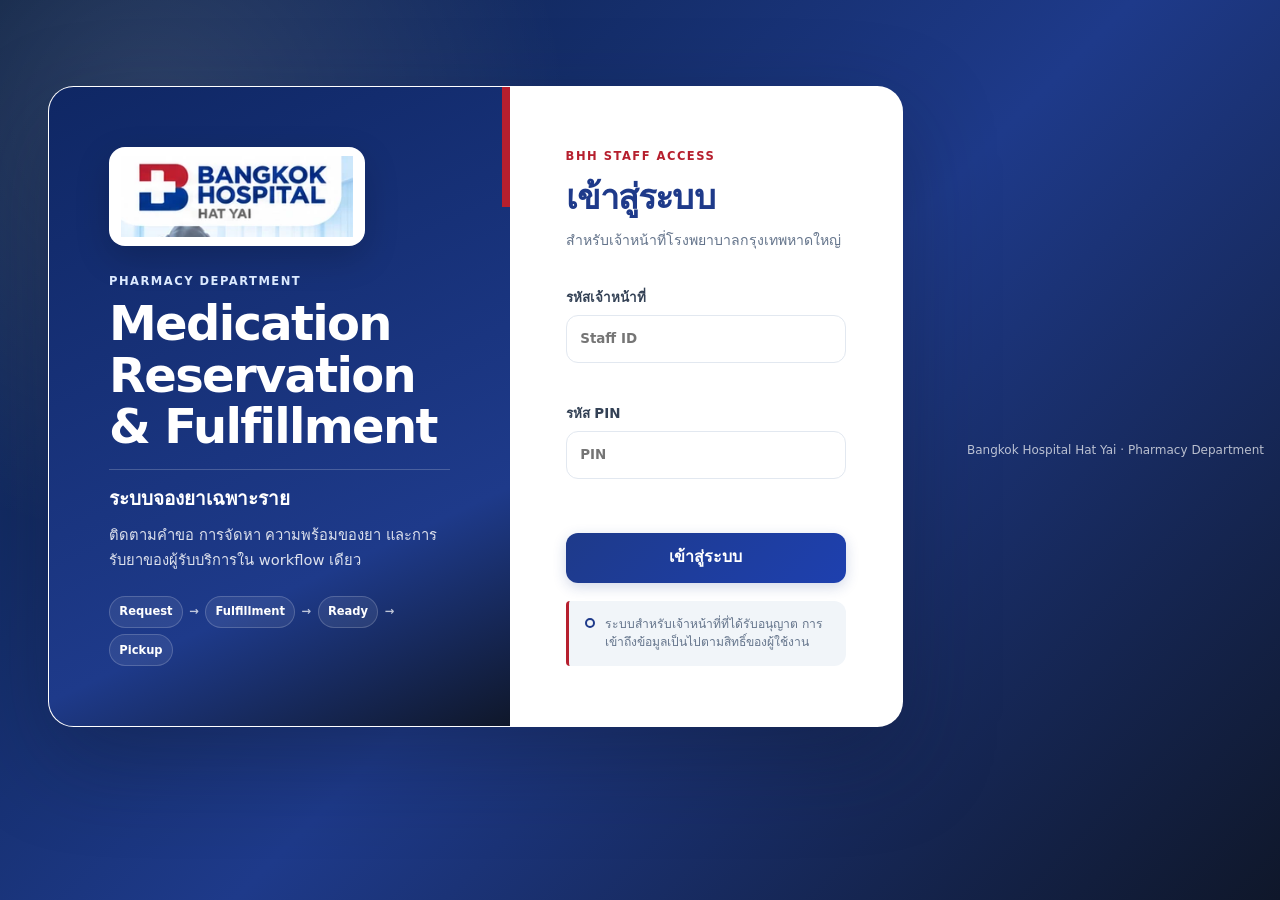
<file: frontend/order-detail.html>
<!doctype html>
<html lang="th">
<head><meta charset="utf-8"><meta name="viewport" content="width=device-width, initial-scale=1"><title>รายละเอียดคำขอ | BHH Medication Reservation</title><link rel="stylesheet" href="css/main.css"><link rel="stylesheet" href="css/forms.css"><link rel="stylesheet" href="css/order.css"></head>
<body data-requires-auth="true">
<a class="skip-link" href="#main-content">ข้ามไปเนื้อหาหลัก</a>
<header class="site-header"><div class="header-inner">
  <a class="brand" href="dashboard.html"><img class="brand-logo" src="assets/bhh-hatyai-logo.webp" alt="Bangkok Hospital Hat Yai"><span class="brand-fallback" hidden>BHH Medication Reservation</span><span>BHH Medication Reservation</span></a>
  <nav class="site-nav" aria-label="เมนูหลัก">
    <a href="dashboard.html">คิวงาน</a>
    <a href="new-order.html">สร้างคำขอ</a>
    <a href="admin.html" data-admin-only>ศูนย์เภสัชกรรม</a>
    <button type="button" class="secondary" data-action="logout">ออกจากระบบ</button>
  </nav>
  <div class="identity" aria-label="ข้อมูลผู้ใช้"><span id="identity-name">—</span><span id="identity-staff-id">—</span><span id="identity-department">—</span><span id="identity-role">—</span></div>
</div></header>
<main id="main-content" tabindex="-1">
<section id="order-detail" class="panel">
  <div class="page-hero"><div><p class="eyebrow">Reservation Case</p><h1 class="page-title">รายละเอียดคำขอจองยา</h1><p class="page-subtitle">ติดตามสถานะหลัก รายการยา และประวัติการเปลี่ยนแปลงของคำขอนี้</p></div><div class="page-hero-actions"><a id="edit-order-link" href="edit-order.html"><button type="button" class="secondary">แก้ไขคำขอ</button></a></div></div>
  <div id="order-summary" aria-live="polite"></div>
  <div id="order-workflow" class="workflow-strip" aria-label="ขั้นตอนการดำเนินการ"></div>
  <details id="order-items-panel" class="order-detail-section" open><summary>รายการยา</summary><ul id="order-items" class="plain-list"></ul></details>
  <details id="order-log-panel" class="order-detail-section"><summary>ประวัติการเปลี่ยนแปลง</summary><ul id="order-change-log" class="plain-list"></ul></details>
  <details class="order-detail-section"><summary>ขอยกเลิกคำขอ</summary><form id="cancel-order-form" class="workflow-form" novalidate>
    <label for="cancel-reason">เหตุผลการยกเลิก<select id="cancel-reason" name="ReasonCode" required><option value="">เลือกเหตุผล</option><option value="PATIENT_CANCELLED">ผู้ป่วยยกเลิก</option><option value="TREATMENT_CHANGED">เปลี่ยนแผนการรักษา</option><option value="MEDICATION_CHANGED">เปลี่ยนยา</option><option value="TRANSFERRED">ย้ายสถานพยาบาล</option><option value="DUPLICATE_ORDER">คำขอซ้ำ</option><option value="DECEASED">เสียชีวิต</option><option value="OTHER">อื่น ๆ</option></select><span data-field-error="ReasonCode" role="alert"></span></label>
    <label for="cancel-reason-detail">รายละเอียดเพิ่มเติม<textarea id="cancel-reason-detail" name="ReasonDetail" maxlength="1000"></textarea><span data-field-error="ReasonDetail" role="alert"></span></label>
    <button type="submit" class="danger">ส่งคำขอยกเลิก</button>
  </form></details>
</section>
<p id="page-loading" class="status-message" role="status" aria-live="polite" hidden></p><p id="page-error" class="error-message" role="alert" aria-live="assertive"></p>
</main>
<footer class="site-footer">Bangkok Hospital Hat Yai · Medication Reservation & Fulfillment</footer><div id="toast-region" role="status" aria-live="polite" hidden></div><script type="module" src="js/auth.js"></script><script type="module" src="js/order-detail.js"></script>
</body></html>
</file>
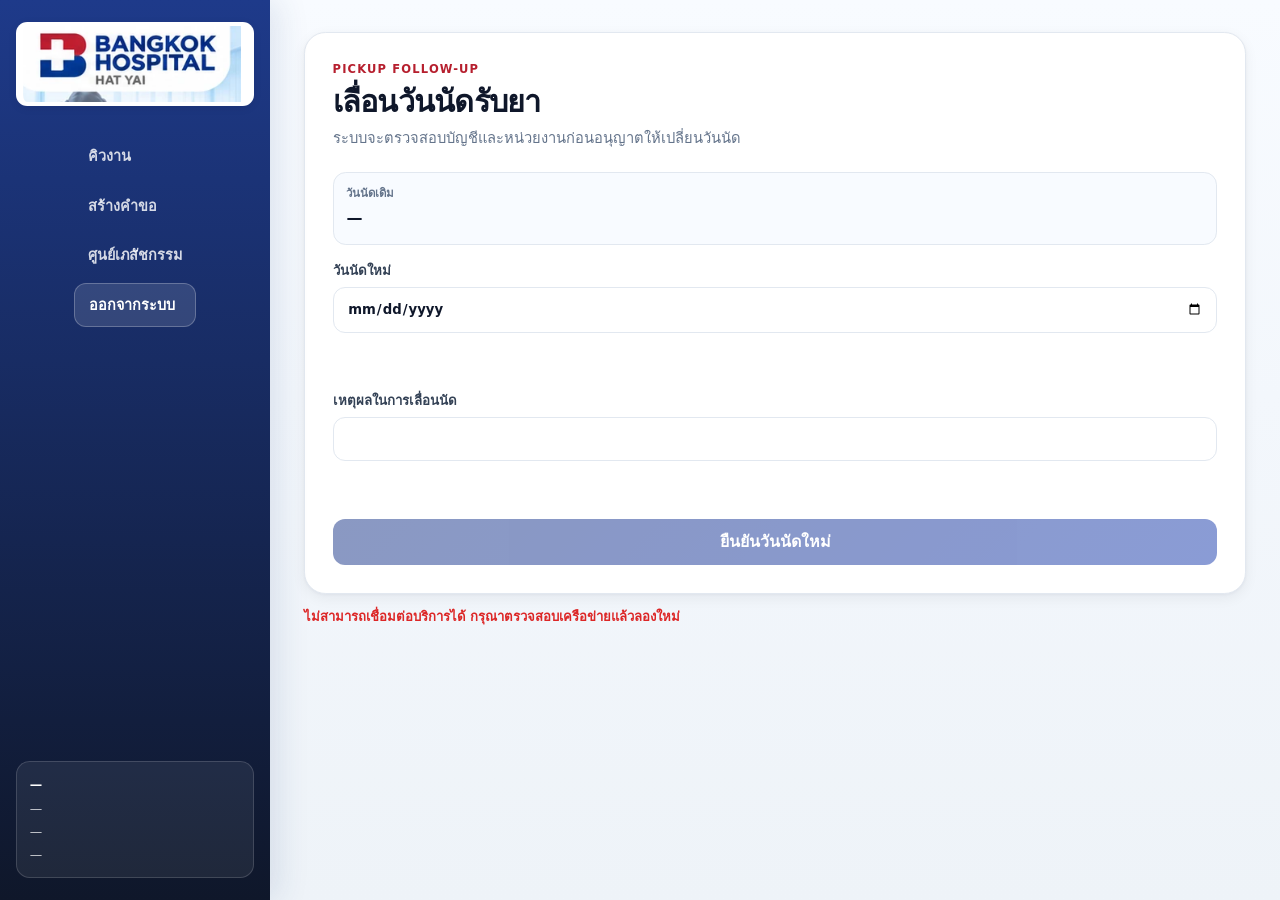
<file: frontend/reschedule.html>
<!doctype html><html lang="th"><head><meta charset="utf-8"><meta name="viewport" content="width=device-width, initial-scale=1"><title>เลื่อนนัดรับยา | BHH Medication Reservation</title><link rel="stylesheet" href="css/main.css"><link rel="stylesheet" href="css/admin.css"></head><body><a class="skip-link" href="#main-content">ข้ามไปเนื้อหาหลัก</a>
<header class="site-header"><div class="header-inner"><a class="brand" href="dashboard.html"><img class="brand-logo" src="assets/bhh-hatyai-logo.webp" alt="Bangkok Hospital Hat Yai"><span class="brand-fallback" hidden>BHH Medication Reservation</span><span>BHH Medication Reservation</span></a><nav class="site-nav" aria-label="เมนูหลัก"><a href="dashboard.html">คิวงาน</a><a href="new-order.html">สร้างคำขอ</a><a href="admin.html" data-admin-only>ศูนย์เภสัชกรรม</a><button type="button" class="secondary" data-action="logout">ออกจากระบบ</button></nav><div class="identity" aria-label="ข้อมูลผู้ใช้"><span id="identity-name">—</span><span id="identity-staff-id">—</span><span id="identity-department">—</span><span id="identity-role">—</span></div></div></header><main id="main-content" tabindex="-1"><section id="reschedule-form-root" class="panel"><div class="page-hero"><div><p class="eyebrow">Pickup Follow-up</p><h1 class="page-title">เลื่อนวันนัดรับยา</h1><p class="page-subtitle">ระบบจะตรวจสอบบัญชีและหน่วยงานก่อนอนุญาตให้เปลี่ยนวันนัด</p></div></div><dl class="appointment-preview"><div><dt>วันนัดเดิม</dt><dd id="old-appointment-date">—</dd></div></dl><form id="reschedule-form" class="workflow-form" novalidate><label for="new-appointment-date">วันนัดใหม่<input id="new-appointment-date" type="date" name="newRequiredDate" required></label><span data-field-error="newRequiredDate" role="alert"></span><label for="reschedule-reason">เหตุผลในการเลื่อนนัด<input id="reschedule-reason" name="reason" maxlength="1000" required></label><span data-field-error="reason" role="alert"></span><button type="submit">ยืนยันวันนัดใหม่</button></form></section><p id="page-loading" class="status-message" role="status" aria-live="polite" hidden></p><p id="page-error" class="error-message" role="alert" aria-live="assertive"></p></main><footer class="site-footer">Bangkok Hospital Hat Yai · Medication Reservation & Fulfillment</footer><div id="toast-region" role="status" aria-live="polite" hidden></div><script type="module" src="js/auth.js"></script><script type="module" src="js/reschedule.js"></script></body></html>
</file>
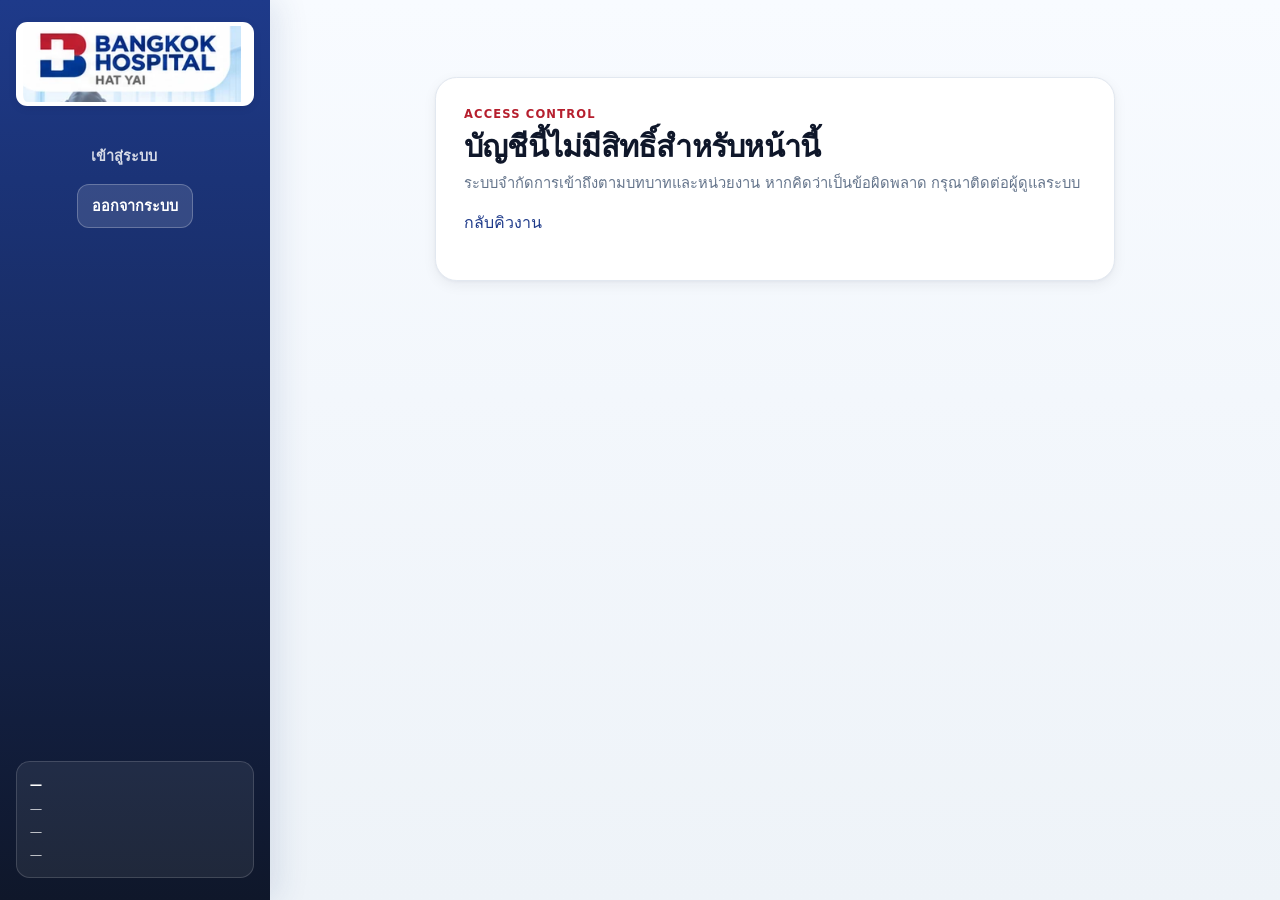
<file: frontend/unauthorized.html>
<!doctype html>
<html lang="th"><head><meta charset="utf-8"><meta name="viewport" content="width=device-width, initial-scale=1"><title>ไม่มีสิทธิ์เข้าถึง | BHH Medication Reservation</title><link rel="stylesheet" href="css/main.css"></head>
<body>
<a class="skip-link" href="#main-content">ข้ามไปเนื้อหาหลัก</a>
<header class="site-header"><div class="header-inner">
  <a class="brand" href="dashboard.html"><img class="brand-logo" src="assets/bhh-hatyai-logo.webp" alt="Bangkok Hospital Hat Yai"><span class="brand-fallback" hidden>BHH Medication Reservation</span><span>BHH Medication Reservation</span></a>
  <nav class="site-nav" aria-label="เมนูหลัก"><a href="login.html">เข้าสู่ระบบ</a><button type="button" class="secondary" data-action="logout">ออกจากระบบ</button></nav>
  <div class="identity" aria-label="ข้อมูลผู้ใช้"><span id="identity-name">—</span><span id="identity-staff-id">—</span><span id="identity-department">—</span><span id="identity-role">—</span></div>
</div></header>
<main id="main-content" tabindex="-1"><section class="panel" style="max-width:680px;margin:5vh auto"><p class="eyebrow">Access Control</p><h1 class="page-title">บัญชีนี้ไม่มีสิทธิ์สำหรับหน้านี้</h1><p class="page-subtitle">ระบบจำกัดการเข้าถึงตามบทบาทและหน่วยงาน หากคิดว่าเป็นข้อผิดพลาด กรุณาติดต่อผู้ดูแลระบบ</p><p><a href="dashboard.html">กลับคิวงาน</a></p></section><p id="page-loading" class="status-message" role="status" aria-live="polite" hidden></p><p id="page-error" class="error-message" role="alert" aria-live="assertive"></p></main>
<footer class="site-footer">Bangkok Hospital Hat Yai · Medication Reservation & Fulfillment</footer><div id="toast-region" role="status" aria-live="polite" hidden></div><script type="module" src="js/auth.js"></script>
</body></html>
</file>
<file: frontend/css/main.css>
@import url('./variables.css');
* { box-sizing: border-box; }
html { font-family: system-ui, -apple-system, BlinkMacSystemFont, 'Segoe UI', 'Noto Sans Thai', Tahoma, sans-serif; color: var(--text); background: var(--canvas); -webkit-font-smoothing: antialiased; }
body { margin: 0; min-width: 0; min-height: 100vh; display: flex; flex-direction: column; line-height: 1.55; background: linear-gradient(180deg,#f8fbff 0%,#f3f7fc 44%,#eef3f8 100%); }
a { color: var(--primary); text-decoration: none; }
a:hover { color: var(--primary-hover); }
button,input,select,textarea { font: inherit; }
button, input, select { min-height: 44px; }
button { border: 0; border-radius: var(--radius-sm); padding: .65rem 1.15rem; background: linear-gradient(135deg,var(--primary) 0%,var(--primary-hover) 100%); color: #fff; font-weight: 750; cursor: pointer; display: inline-flex; align-items: center; justify-content: center; gap: .5rem; box-shadow: 0 4px 14px rgba(30,58,138,.2); transition: transform var(--transition-fast),box-shadow var(--transition-fast),background var(--transition-fast); }
button:hover:not(:disabled) { transform: translateY(-1px); box-shadow: 0 8px 20px rgba(30,58,138,.26); }
button:active:not(:disabled) { transform: translateY(0); box-shadow: 0 2px 8px rgba(30,58,138,.18); }
button.secondary { background: #fff; color: var(--primary); border: 1px solid var(--border); box-shadow: var(--shadow-sm); }
button.secondary:hover:not(:disabled) { background: var(--primary-light); border-color: #bfdbfe; color: var(--primary-hover); }
button.accent { background: linear-gradient(135deg,var(--accent),var(--accent-hover)); box-shadow: 0 4px 14px rgba(182,31,46,.22); }
button.danger { background: var(--danger); box-shadow: 0 4px 14px rgba(220,38,38,.2); }
button:disabled { opacity: .52; cursor: not-allowed; transform: none; box-shadow: none; }

.skip-link { position: fixed; left: .75rem; top: .75rem; transform: translateY(-200%); background: #fff; padding: .55rem .9rem; z-index: 500; border-radius: .6rem; box-shadow: var(--shadow); }
.skip-link:focus { transform: translateY(0); }

.site-header { background: linear-gradient(180deg,var(--primary) 0%,var(--primary-dark) 100%); color: #fff; position: sticky; top: 0; z-index: 100; box-shadow: 0 4px 20px rgba(15,23,42,.12); }
.header-inner,.site-footer { width: min(100% - 2rem,78rem); margin-inline: auto; }
.header-inner { display: flex; flex-direction: column; gap: .75rem; align-items: stretch; padding: .85rem 0; min-width: 0; }
.brand { display: flex; align-items: center; color: #fff; font-weight: 800; gap: .65rem; min-width: 0; min-height: 44px; }
.brand:hover { color: #fff; }
.brand-logo { width: min(12rem,55vw); height: 3rem; object-fit: contain; object-position: left center; background: #fff; border-radius: .7rem; padding: .25rem .45rem; box-shadow: 0 2px 8px rgba(0,0,0,.08); }
.brand > span:last-child { display: none; }
.brand-fallback[hidden] { display:none; }
.brand-fallback:not([hidden]) { display: inline; color:#fff; }

.site-nav { display: flex; gap: .4rem; overflow-x: auto; scrollbar-width: none; padding-bottom: .1rem; }
.site-nav::-webkit-scrollbar { display:none; }
.site-nav a { min-height: 44px; padding-block: .5rem; padding-inline: .85rem; display: inline-flex; align-items: center; white-space: nowrap; border-radius: .75rem; color: rgba(255,255,255,.82); font-size: .9rem; font-weight: 650; transition: background var(--transition-fast), color var(--transition-fast); }
.site-nav button { min-height: 44px; white-space: nowrap; padding: .48rem .85rem; border-radius: .75rem; font-size: .9rem; box-shadow: none; }
.site-nav a:hover,.site-nav a[aria-current="page"] { color:#fff; background: rgba(255,255,255,.16); }
.site-nav button.secondary { color:#fff; background:rgba(255,255,255,.12); border-color:rgba(255,255,255,.24); }
.site-nav button.secondary:hover { background:var(--accent); border-color:var(--accent); }

.identity { min-width: 0; max-width: 100%; display:flex; flex-wrap:wrap; gap:.35rem .7rem; color:rgba(255,255,255,.8); font-size:.78rem; }
.identity span { display:inline-block; min-width:0; overflow-wrap:anywhere; }
.identity #identity-name { color:#fff; font-weight:800; }

main { width:min(100% - 2rem,76rem); margin-inline:auto; padding-block:1.5rem 2.5rem; flex:1; }
.panel { background:#fff; border:1px solid var(--border); border-radius:var(--radius-lg); box-shadow:var(--shadow); padding:clamp(1.15rem,2.6vw,1.75rem); }
.panel + .panel { margin-top:1.15rem; }
.page-title { margin:0; font-size:clamp(1.45rem,3vw,1.9rem); color:var(--text); line-height:1.25; letter-spacing:-.025em; font-weight:850; }
.page-subtitle { margin:.4rem 0 0; color:var(--muted); max-width:62rem; font-size:.92rem; }
.page-hero { display:flex; align-items:flex-start; justify-content:space-between; gap:1rem; margin-bottom:1.35rem; }
.page-hero-actions { display:flex; gap:.6rem; flex-wrap:wrap; }
.eyebrow { margin:0 0 .25rem; color:var(--accent); font-size:.72rem; font-weight:900; letter-spacing:.1em; text-transform:uppercase; }
.section-head { display:flex; justify-content:space-between; align-items:flex-start; gap:1rem; margin-bottom:1rem; }
.section-head h2 { margin:0; color:var(--text); font-size:1.1rem; font-weight:800; }
.section-head p { margin:.25rem 0 0; color:var(--muted); font-size:.86rem; }
.section-card { border:1px solid var(--border); border-radius:var(--radius); background:#fff; padding:1.1rem; box-shadow:var(--shadow-sm); }

.status-message { margin:.8rem 0; color:var(--muted); font-weight:650; }
[aria-busy="true"]::before { content:""; display:inline-block; width:1rem; height:1rem; margin-right:.5rem; border:3px solid #d7e5f4; border-top-color:var(--primary); border-radius:50%; animation:spin .8s linear infinite; vertical-align:middle; }
@keyframes spin { to{ transform:rotate(360deg); } }
.error-message,[data-field-error],[data-medication-field-error] { color:var(--danger); font-size:.82rem; font-weight:650; }
[data-field-error],[data-medication-field-error] { display:block; min-height:1.15rem; margin-top:.2rem; }
.form-actions a { display: inline-flex; align-items: center; min-height: 44px; padding-inline: .25rem; }
.order-link { display: inline-flex; align-items: center; min-height: 44px; padding-inline: .2rem; font-weight: 850; color: var(--primary); }

.status-badge { display:inline-flex; align-items:center; gap:.4rem; padding:.32rem .7rem; border-radius:999px; font-size:.76rem; font-weight:800; white-space:nowrap; border:1px solid transparent; }
.status-badge::before { content:""; width:.45rem; height:.45rem; border-radius:50%; background:currentColor; }
.status-badge.tone-blue,.status-badge.submitted,.status-badge.under_review,.status-badge.appointment_rescheduled,.status-badge.cancel_rejected { background:var(--info-light); color:var(--primary); border-color:#bfdbfe; }
.status-badge.tone-green,.status-badge.received,.status-badge.notified,.status-badge.patient_received { background:var(--success-light); color:var(--success); border-color:#bbf7d0; }
.status-badge.tone-amber,.status-badge.ordered,.status-badge.partially_received,.status-badge.partially_cancelled { background:var(--warning-light); color:var(--warning); border-color:#fde68a; }
.status-badge.tone-red,.status-badge.cancel_requested,.status-badge.patient_no_show,.status-badge.rejected { background:var(--danger-light); color:var(--danger); border-color:#fecaca; }
.status-badge.tone-gray,.status-badge.cancelled,.status-badge.completed { background:var(--canvas-alt); color:var(--muted); border-color:var(--border); }

.workflow-strip { display:grid; grid-template-columns:repeat(5,1fr); gap:.4rem; margin:1.15rem 0; }
.workflow-step { position:relative; min-width:0; padding:.7rem .5rem; border-radius:.75rem; background:var(--canvas-alt); color:var(--muted); text-align:center; font-size:.76rem; font-weight:800; border:1px solid var(--border); transition:all var(--transition-fast); }
.workflow-step.is-done { background:var(--success-light); color:var(--success); border-color:#86efac; }
.workflow-step.is-current { background:var(--primary-light); color:var(--primary); border-color:#93c5fd; box-shadow:inset 0 -3px 0 var(--primary), var(--shadow-sm); }

#toast-region { position:fixed; right:1.25rem; bottom:1.25rem; width:min(24rem,calc(100% - 2rem)); color:#fff; background:var(--primary-dark); padding:.9rem 1.15rem; border-radius:var(--radius); box-shadow:var(--shadow-lg); z-index:300; font-weight:650; }
#toast-region[data-type="error"] { background:var(--danger); }
#toast-region[data-type="success"] { background:var(--success); }
#toast-region[data-type="warning"] { background:var(--warning); }

dialog { width:min(34rem,calc(100% - 2rem)); max-height:calc(100dvh - 2rem); overflow-y:auto; border:1px solid var(--border); border-radius:var(--radius-lg); box-shadow:var(--shadow-lg); color:var(--text); }
dialog::backdrop { background:rgba(15,23,42,.55); backdrop-filter:blur(4px); }
dialog form[method="dialog"] { display:flex; justify-content:flex-end; gap:.6rem; }
dialog h2 { color:var(--primary); }

.site-footer { padding:1.6rem 0 2rem; color:var(--muted); font-size:.78rem; text-align:center; }
:focus-visible { outline: 3px solid var(--focus); outline-offset:2px; }

@media (min-width: 48rem) {
  .header-inner { flex-direction: row; align-items: center; flex-wrap: wrap; }
  .site-nav { justify-content:center; }
  .identity { margin-left:auto; justify-content:flex-end; max-width:22rem; }
}

@media (min-width: 64rem) {
  body { flex-direction:row; }
  .site-header { width:270px; min-height:100vh; height:100vh; position:sticky; flex:none; box-shadow:8px 0 30px rgba(32,63,121,.12); }
  .header-inner { width:100%; height:100%; padding:1.35rem 1rem; flex-direction:column; align-items:stretch; flex-wrap:nowrap; }
  .brand-logo { width:100%; height:auto; max-height:5.3rem; }
  .site-nav { display:grid; gap:.35rem; width:100%; overflow:visible; margin-top:1rem; }
  .site-nav a,.site-nav button { width:100%; justify-content:flex-start; min-height:44px; }
  .identity { margin-top:auto; margin-left:0; padding:.8rem; border:1px solid rgba(255,255,255,.15); background:rgba(255,255,255,.07); border-radius:.85rem; display:grid; gap:.25rem; justify-content:stretch; }
  main { width:auto; max-width:1220px; flex:1; padding:2rem 2.1rem 3rem; margin-inline:auto; }
  .site-footer { display:none; }
}

@media(max-width:47.99rem){
  .header-inner { width:min(100% - 1.25rem,78rem); }
  .brand-logo { width:min(17rem,78vw); height:3rem; }
  main { width:min(100% - 1.25rem,76rem); padding-top:1rem; }
  .panel { border-radius:1.1rem; padding:1rem; }
  .page-hero { display:grid; }
  .page-hero-actions > * { flex:1; }
  .workflow-strip { gap:.2rem; }
  .workflow-step { font-size:.68rem; padding:.55rem .2rem; }
  #toast-region { left:.75rem; right:.75rem; bottom:.75rem; width:auto; }
}

@media (prefers-reduced-motion: reduce) { *,*::before,*::after { scroll-behavior:auto!important; transition:none!important; animation-duration:.01ms!important; } }
@media print { .site-header,.site-footer,.skip-link,#toast-region,.form-actions,button { display:none!important; } body { display:block;background:#fff; } main { width:100%;padding:0; } .panel { border:0;box-shadow:none;padding:0; } }
</file>
<file: frontend/css/auth.css>
body.auth-page{min-height:100vh;background:radial-gradient(circle at 12% 14%,rgba(255,255,255,.14),transparent 26rem),linear-gradient(135deg,#091e42 0%,#1e3a8a 52%,#0f172a 100%)}
.auth-layout{width:100%;max-width:none;min-height:calc(100vh - 3rem);padding:clamp(1rem,4vw,3rem);display:grid;place-items:center}
.auth-shell{width:min(100%,62rem);display:grid;grid-template-columns:1.08fr .92fr;overflow:hidden;border:1px solid rgba(255,255,255,.2);border-radius:1.6rem;background:#fff;box-shadow:0 32px 90px rgba(15,23,42,.35)}
.auth-brand-panel{position:relative;min-width:0;padding:clamp(2rem,5vw,3.75rem);background:linear-gradient(155deg,#0f2764 0%,#1e3a8a 72%,#0f172a 100%);color:#fff;display:flex;flex-direction:column;justify-content:center}
.auth-brand-panel::after{content:"";position:absolute;inset:0 0 auto auto;width:.45rem;height:7.5rem;background:var(--accent)}
.auth-logo-card{align-self:flex-start;background:#fff;border-radius:1rem;padding:.55rem .75rem;box-shadow:0 12px 34px rgba(0,0,0,.18)}
.auth-hospital-logo{display:block;width:min(14.5rem,62vw);height:auto}
.auth-brand-kicker,.auth-panel-kicker{margin:1.7rem 0 .45rem;font-size:.72rem;font-weight:900;letter-spacing:.13em}
.auth-brand-kicker{color:#dceaff}.auth-brand-panel h1{margin:0;max-width:32rem;color:#fff;font-size:clamp(2rem,4vw,3rem);line-height:1.07;letter-spacing:-.035em}
.auth-brand-panel h1 span{display:block}.auth-thai-title{margin:1rem 0 0;padding-top:.9rem;border-top:1px solid rgba(255,255,255,.2);color:#fff;font-size:1.18rem;font-weight:800}
.auth-brand-copy{margin:.55rem 0 0;max-width:33rem;color:rgba(255,255,255,.85);font-size:.92rem;line-height:1.7}
.auth-flow{margin-top:1.5rem;display:flex;flex-wrap:wrap;align-items:center;gap:.4rem;color:rgba(255,255,255,.72);font-size:.72rem;font-weight:750}
.auth-flow span{padding:.38rem .58rem;border:1px solid rgba(255,255,255,.18);border-radius:999px;background:rgba(255,255,255,.08);color:#fff}
.auth-panel{width:100%;min-width:0;padding:clamp(2rem,5vw,3.5rem);display:flex;flex-direction:column;justify-content:center;background:#fff}
.auth-panel-kicker{margin:0 0 .35rem;color:var(--accent)}.auth-panel h2{margin:0;color:var(--primary);font-size:clamp(1.75rem,3vw,2.15rem);font-weight:850;letter-spacing:-.025em}
.auth-panel .subtitle{margin:.38rem 0 1.4rem;color:var(--muted);font-size:.88rem}
.field{display:grid;gap:.38rem;margin:.85rem 0;color:var(--text-secondary);font-size:.84rem;font-weight:800}.field input{width:100%;min-height:48px;border:1px solid var(--border);border-radius:.75rem;padding:.72rem .85rem;background:#fff;transition:border-color var(--transition-fast),box-shadow var(--transition-fast)}
.field input:focus{outline:0;border-color:var(--border-focus);box-shadow:0 0 0 3px rgba(59,130,246,.18)}.auth-submit{width:100%;min-height:50px;margin-top:.75rem;border-radius:.75rem}
.auth-security-note{display:flex;align-items:flex-start;gap:.65rem;margin-top:1.15rem;padding:.85rem 1rem;border-left:3px solid var(--accent);border-radius:.25rem .75rem .75rem .25rem;background:var(--canvas-alt);color:var(--muted);font-size:.76rem;line-height:1.55}
.auth-lock{flex:0 0 auto;width:.65rem;height:.65rem;margin-top:.22rem;border:2px solid var(--primary);border-radius:50%;color:transparent}
.auth-status{width:min(100%,62rem);margin:.65rem auto 0;color:#fff}.auth-footer{min-height:3rem;display:grid;place-items:center;padding:.75rem 1rem;color:rgba(255,255,255,.7);font-size:.75rem;text-align:center}
@media(max-width:47.99rem){body.auth-page{background:#f4f7fb}.auth-layout{min-height:auto;padding:0;place-items:stretch}.auth-shell{width:100%;min-height:calc(100vh - 2.7rem);grid-template-columns:1fr;border:0;border-radius:0;box-shadow:none}.auth-brand-panel{padding:1.5rem 1.25rem 1.35rem}.auth-brand-panel::after{width:4.5rem;height:.3rem}.auth-logo-card{padding:.4rem .55rem;border-radius:.8rem}.auth-hospital-logo{width:min(12rem,58vw)}.auth-brand-kicker{margin-top:1rem}.auth-brand-panel h1{font-size:1.65rem}.auth-brand-panel h1 span{display:inline}.auth-thai-title{margin-top:.75rem;padding-top:.7rem;font-size:1.05rem}.auth-brand-copy,.auth-flow{display:none}.auth-panel{padding:1.7rem 1.25rem 2rem}.auth-footer{min-height:2.7rem;background:#f4f7fb;color:var(--muted)}.auth-status{color:var(--muted);padding-inline:1.25rem}}
</file>
<file: frontend/css/order.css>
.order-summary { display:grid; grid-template-columns:repeat(auto-fit,minmax(9.5rem,1fr)); gap:.75rem; margin:1rem 0 1.25rem; }
.order-summary div { min-width:0; padding:.8rem .9rem; border:1px solid var(--border); border-radius:.75rem; background:var(--canvas-alt); }
.order-summary dt { color:var(--muted); font-size:.72rem; font-weight:750; text-transform:uppercase; letter-spacing:.04em; }
.order-summary dd { margin:.25rem 0 0; color:var(--text); font-weight:800; overflow-wrap:anywhere; }
.order-detail-section { margin-top:.85rem; border:1px solid var(--border); border-radius:var(--radius); padding:.15rem 1rem; background:#fff; }
.order-detail-section[open] { box-shadow:var(--shadow-sm); }
.order-detail-section summary { cursor:pointer; min-height:3rem; display:flex; align-items:center; color:var(--primary); font-weight:850; }
.plain-list { list-style:none; padding:0; margin:.2rem 0 .8rem; display:grid; gap:.5rem; }
.plain-list li { padding:.75rem .85rem; border:1px solid var(--border); border-radius:.75rem; background:var(--canvas-alt); }
.conflict-message { margin:0 0 1rem; padding:1rem 1.15rem; border:1px solid #fecaca; border-left:4px solid var(--danger); border-radius:.85rem; color:#991b1b; background:var(--danger-light); }
.order-action-row { display:flex; gap:.65rem; flex-wrap:wrap; margin:.85rem 0 0; }
</file>
<file: frontend/css/admin.css>
@import url('./forms.css');
@import url('./dashboard.css');

.admin-filter,.filter-row label { display:grid; gap:.35rem; max-width:22rem; margin:1rem 0; color:#294864; font-size:.82rem; font-weight:800; }
.admin-filter input,.filter-row input,.received-item input,.received-item select,.received-item textarea { width:100%; min-height:44px; border:1px solid var(--border); border-radius:.8rem; padding:.65rem .75rem; background:#fff; color:var(--text); }
.admin-filter input:focus,.filter-row input:focus,.received-item input:focus,.received-item select:focus,.received-item textarea:focus { outline:0; border-color:var(--border-focus); box-shadow:0 0 0 3px var(--focus); }

.received-items { display:grid; gap:.8rem; }
.received-item { display:grid; grid-template-columns:1fr; gap:.7rem .9rem; min-width:0; border:1px solid var(--border); border-left:4px solid var(--primary); border-radius:var(--radius); padding:1rem; background:#fff; }
.received-item legend { color:var(--primary); font-weight:850; padding:0 .35rem; }
.received-item label { display:grid; gap:.3rem; color:#294864; font-size:.82rem; font-weight:750; }
.admin-email-section { margin-top:1rem; }
.appointment-preview { display:grid; grid-template-columns:repeat(auto-fit,minmax(11rem,1fr)); gap:.7rem; margin:1rem 0; }
.appointment-preview div { border:1px solid var(--border); border-radius:.8rem; padding:.8rem; background:#f8fbff; }
.appointment-preview dt { color:var(--muted); font-size:.72rem; text-transform:uppercase; font-weight:750; }
.appointment-preview dd { margin:.2rem 0 0; font-weight:850; }

.admin-tabs { display:flex; gap:.4rem; border-bottom:1px solid var(--border); margin-bottom:1.15rem; overflow-x:auto; }
.tab-button { min-height:44px; padding:.7rem 1.15rem; background:transparent; border:0; border-radius:.75rem .75rem 0 0; border-bottom:3px solid transparent; box-shadow:none; color:var(--muted); font-size:.88rem; font-weight:800; white-space:nowrap; transition:all var(--transition-fast); }
.tab-button:hover { transform:none; box-shadow:none; color:var(--primary); background:var(--primary-light); }
.tab-button.active { color:var(--primary); border-bottom-color:var(--accent); background:#fff; }
.panel-header { display:flex; justify-content:space-between; align-items:flex-start; gap:1rem; margin-bottom:1.15rem; flex-wrap:wrap; }

.app-modal { border:1px solid var(--border); border-radius:var(--radius-lg); padding:0; box-shadow:var(--shadow-lg); max-width:32rem; width:calc(100% - 2rem); background:#fff; color:var(--text); }
.app-modal::backdrop { background:rgba(15,23,42,.55); backdrop-filter:blur(4px); }
.modal-form { padding:1.4rem; display:grid; gap:.85rem; }
.modal-form h3 { margin:0; color:var(--text); font-size:1.25rem; font-weight:850; border-bottom:1px solid var(--border); padding-bottom:.8rem; }
.modal-form label { display:grid; gap:.35rem; color:var(--text-secondary); font-size:.83rem; font-weight:800; }
.modal-form input,.modal-form select { width:100%; min-height:44px; border:1px solid var(--border); border-radius:.75rem; padding:.65rem .85rem; background:#fff; transition:border-color var(--transition-fast),box-shadow var(--transition-fast); }
.modal-form input:focus,.modal-form select:focus { outline:0; border-color:var(--border-focus); box-shadow:0 0 0 3px rgba(59,130,246,.18); }
.modal-actions { display:flex; justify-content:flex-end; gap:.65rem; margin-top:.5rem; }
.error-text { color:var(--danger); font-size:.8rem; margin:0; }
.badge-role,.badge-active { display:inline-flex; border-radius:999px; padding:.3rem .65rem; font-size:.73rem; font-weight:800; border:1px solid transparent; }
.badge-role.admin,.badge-role.system_admin { background:var(--primary-light); color:var(--primary); border-color:#bfdbfe; }
.badge-role.pharmacy_manager { background:#f5f3ff; color:#6d28d9; border-color:#ddd6fe; }
.badge-role.pharmacy_operator { background:#f0f9ff; color:#0284c7; border-color:#bae6fd; }
.badge-role.requester,.badge-role.staff { background:var(--canvas-alt); color:var(--muted); border-color:var(--border); }
.badge-role.report_viewer { background:#fffbeb; color:#b45309; border-color:#fde68a; }
.badge-active.active { background:var(--success-light); color:var(--success); border-color:#bbf7d0; }
.badge-active.inactive { background:var(--danger-light); color:var(--danger); border-color:#fecaca; }
.btn-sm { min-height:36px; padding:.4rem .75rem; font-size:.78rem; border-radius:.6rem; box-shadow:none; }

@media(min-width:48rem){.received-item{grid-template-columns:repeat(2,minmax(0,1fr))}}
@media(min-width:72rem){.received-item{grid-template-columns:repeat(3,minmax(0,1fr))}}
@media(max-width:47.99rem){.admin-tabs{margin-inline:-1rem;padding-inline:1rem}.panel-header{display:grid}.panel-header button{width:100%}.modal-actions button{flex:1}}
</file>
<file: frontend/css/dashboard.css>
.dashboard-controls { display:grid; grid-template-columns:1fr; gap:.8rem; margin:1rem 0 1.25rem; padding:1rem 1.15rem; border:1px solid var(--border); border-radius:var(--radius); background:var(--canvas-alt); }
.dashboard-controls label { display:grid; gap:.35rem; color:var(--text-secondary); font-size:.82rem; font-weight:800; }
.dashboard-controls input,.dashboard-controls select { width:100%; min-height:44px; border:1px solid var(--border); border-radius:.75rem; background:#fff; padding:.65rem .85rem; color:var(--text); transition:border-color var(--transition-fast),box-shadow var(--transition-fast); }
.dashboard-controls input:focus,.dashboard-controls select:focus { outline:0; border-color:var(--border-focus); box-shadow:0 0 0 3px rgba(59,130,246,.18); }

.dashboard-counts { display:grid; grid-template-columns:repeat(auto-fit,minmax(11rem,1fr)); gap:.85rem; margin:1rem 0 1.35rem; }
.status-card { min-height:7rem; text-align:left; padding:1.1rem 1.15rem; display:grid; align-content:space-between; gap:.45rem; background:#fff; color:var(--text); border:1px solid var(--border); border-left:4px solid var(--primary); border-radius:var(--radius); box-shadow:var(--shadow-sm); transition:transform var(--transition-fast),box-shadow var(--transition-fast),border-color var(--transition-fast); }
.status-card:hover { transform:translateY(-2px); background:#fff; border-color:#93c5fd; box-shadow:var(--shadow-hover); }
.status-card.tone-green { border-left-color:var(--success); }
.status-card.tone-green:hover { border-color:#86efac; }
.status-card.tone-amber { border-left-color:var(--warning); }
.status-card.tone-amber:hover { border-color:#fde68a; }
.status-card.tone-red { border-left-color:var(--danger); }
.status-card.tone-red:hover { border-color:#fca5a5; }
.status-card.tone-gray { border-left-color:var(--muted); }
.status-card-label { color:var(--text-secondary); font-size:.83rem; font-weight:800; }
.status-card-count { color:var(--primary); font-size:2rem; line-height:1; font-weight:900; letter-spacing:-.02em; }
.status-card-hint { color:var(--muted); font-size:.74rem; line-height:1.4; }

.table-wrap { overflow:auto; border:1px solid var(--border); border-radius:var(--radius); background:#fff; box-shadow:var(--shadow-sm); }
.orders-table { width:100%; border-collapse:separate; border-spacing:0; text-align:left; }
.orders-table th { background:var(--canvas-alt); color:var(--text-secondary); padding:.85rem 1rem; font-size:.74rem; font-weight:850; text-transform:uppercase; letter-spacing:.05em; border-bottom:2px solid var(--border); white-space:nowrap; }
.orders-table td { padding:.88rem 1rem; border-bottom:1px solid #f1f5f9; vertical-align:middle; font-size:.88rem; }
.orders-table tbody tr:hover { background:#f8fafc; }
.orders-table tbody tr:last-child td { border-bottom:0; }
.order-link { font-weight:850; color:var(--primary); }
.table-primary { display:grid; gap:.2rem; }
.table-primary small { color:var(--muted); font-size:.75rem; }
.empty-row td { text-align:center; color:var(--muted); padding:2.5rem 1rem; }

.pagination { display:flex; align-items:center; justify-content:flex-end; gap:.65rem; margin-top:1rem; }
.pagination span { color:var(--muted); font-size:.82rem; font-weight:700; }

@media(min-width:48rem){.dashboard-controls{grid-template-columns:minmax(0,1fr) minmax(13rem,18rem)}}
@media(max-width:47.99rem){
  .dashboard-counts{grid-template-columns:1fr 1fr;gap:.55rem}.status-card{min-height:6.5rem;padding:.8rem}.status-card-count{font-size:1.55rem}
  .table-wrap{border:0;box-shadow:none;background:transparent;overflow:visible}.orders-table,.orders-table tbody,.orders-table tr,.orders-table td{display:block;width:100%}.orders-table thead{display:none}
  .orders-table tr{margin:.7rem 0;background:#fff;border:1px solid var(--border);border-radius:1rem;padding:.5rem .65rem;box-shadow:var(--shadow-sm)}
  .orders-table td{display:flex;justify-content:space-between;gap:1rem;padding:.55rem .2rem;border:0;border-bottom:1px solid #eef2f7;text-align:right}
  .orders-table td:last-child{border-bottom:0}.orders-table td::before{content:attr(data-label);color:var(--muted);font-size:.7rem;text-transform:uppercase;text-align:left;font-weight:800}
  .orders-table td:first-child{display:block;text-align:left;padding:.7rem .2rem}.orders-table td:first-child::before{display:none}.empty-row td{display:block!important;text-align:center!important}
}
</file>
<file: frontend/css/forms.css>
.workflow-form { display:grid; gap:1.15rem; }
.form-grid { display:grid; grid-template-columns:1fr; gap:.85rem 1.15rem; }
.workflow-form fieldset { margin:0; border:1px solid var(--border); border-radius:var(--radius); padding:1.15rem; background:var(--canvas-alt); }
.workflow-form fieldset > legend { padding:0 .45rem; color:var(--primary); font-weight:850; font-size:.92rem; }
.workflow-form label,.medication-item label { display:grid; gap:.35rem; min-width:0; overflow-wrap:anywhere; color:var(--text-secondary); font-size:.83rem; font-weight:800; }
.workflow-form input,.workflow-form select,.workflow-form textarea,.medication-item input,.medication-item select { width:100%; min-width:0; border:1px solid var(--border); border-radius:.75rem; background:#fff; color:var(--text); padding:.65rem .85rem; min-height:44px; transition:border-color var(--transition-fast),box-shadow var(--transition-fast); }
.workflow-form input:focus,.workflow-form select:focus,.workflow-form textarea:focus,.medication-item input:focus,.medication-item select:focus { outline:0; border-color:var(--border-focus); box-shadow:0 0 0 3px rgba(59,130,246,.18); }
.field-help { color:var(--muted); font-size:.76rem; line-height:1.45; font-weight:500; overflow-wrap:anywhere; }
.form-actions { display:flex; flex-wrap:wrap; gap:.75rem; align-items:center; padding-top:.35rem; }
.medication-items { display:grid; gap:.85rem; margin-bottom:.85rem; }
.medication-item { display:grid; grid-template-columns:1fr; gap:.75rem 1rem; min-width:0; border:1px solid var(--border); border-left:4px solid var(--primary); border-radius:var(--radius); padding:1.15rem; background:#fff; box-shadow:var(--shadow-sm); }
.medication-item legend { padding:0 .4rem; color:var(--primary); font-weight:850; font-size:.9rem; }
.medication-item button { grid-column:1/-1; justify-self:start; }
[data-field-error],[data-medication-field-error] { min-width:0; overflow-wrap:anywhere; }
.form-section { display:grid; gap:.85rem; }
.form-section-title { margin:0; color:var(--text); font-size:1.05rem; font-weight:800; }
.form-section-note { margin:-.35rem 0 .2rem; color:var(--muted); font-size:.82rem; overflow-wrap:anywhere; }

@media (min-width: 48rem) { .form-grid,.medication-item { grid-template-columns:repeat(2,minmax(0,1fr)); } }
@media (min-width: 64rem) { .medication-item { grid-template-columns:repeat(3,minmax(0,1fr)); } }
@media(max-width:47.99rem){.form-actions{display:grid;grid-template-columns:1fr 1fr}.form-actions button{width:100%}.workflow-form fieldset{padding:.8rem}.medication-item{padding:.8rem}}
</file>
